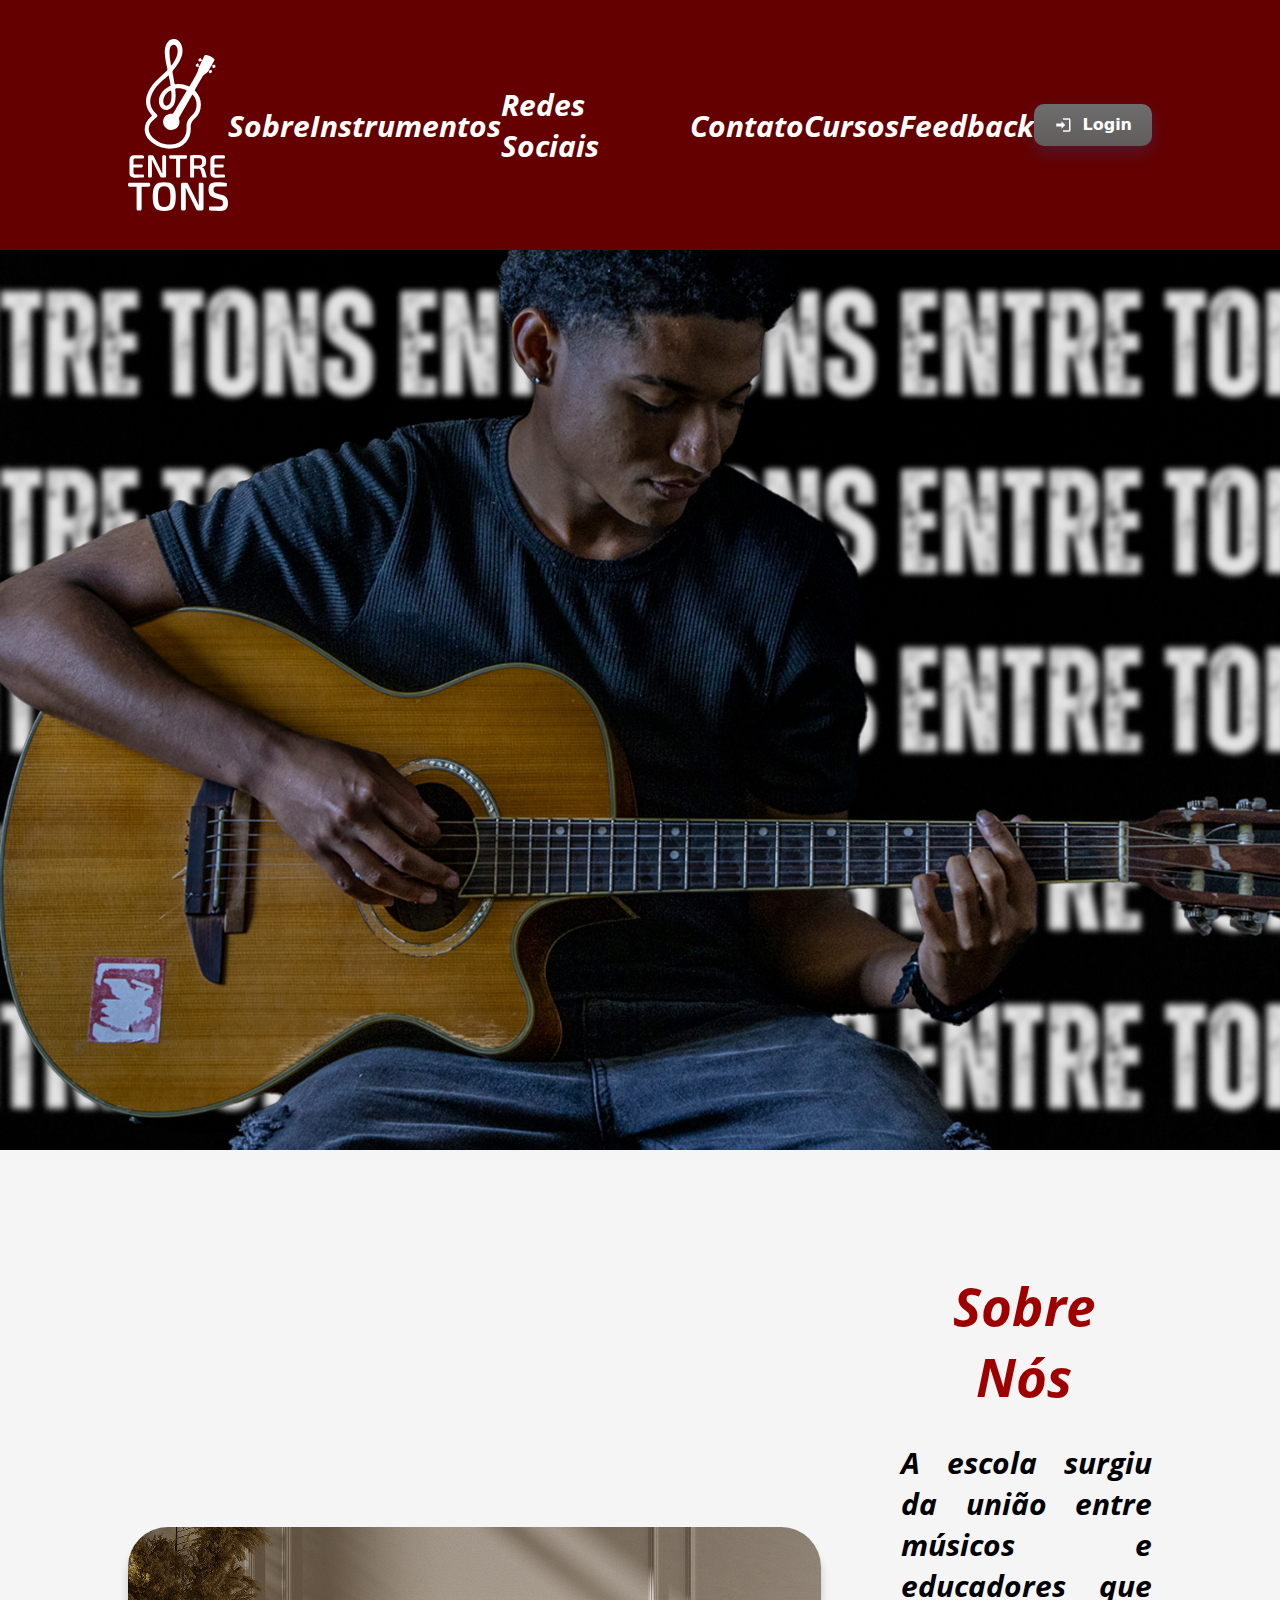
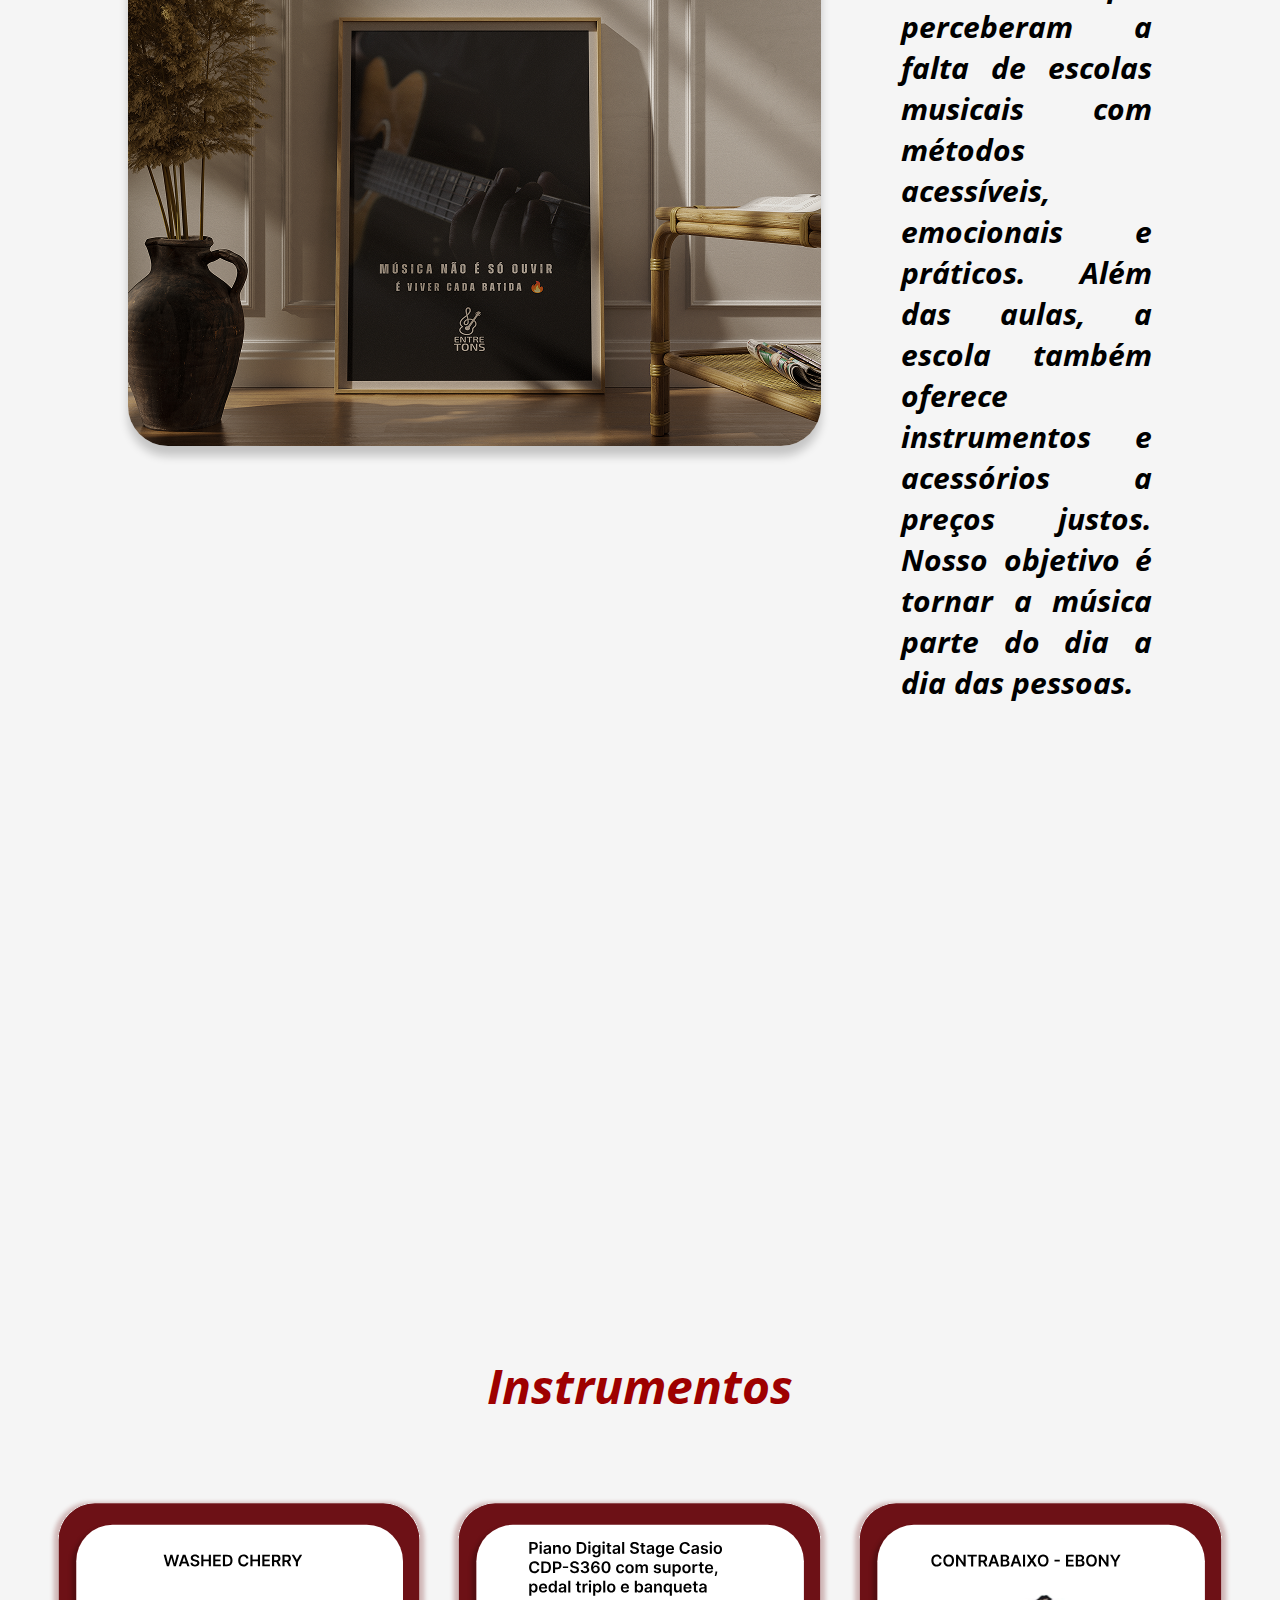
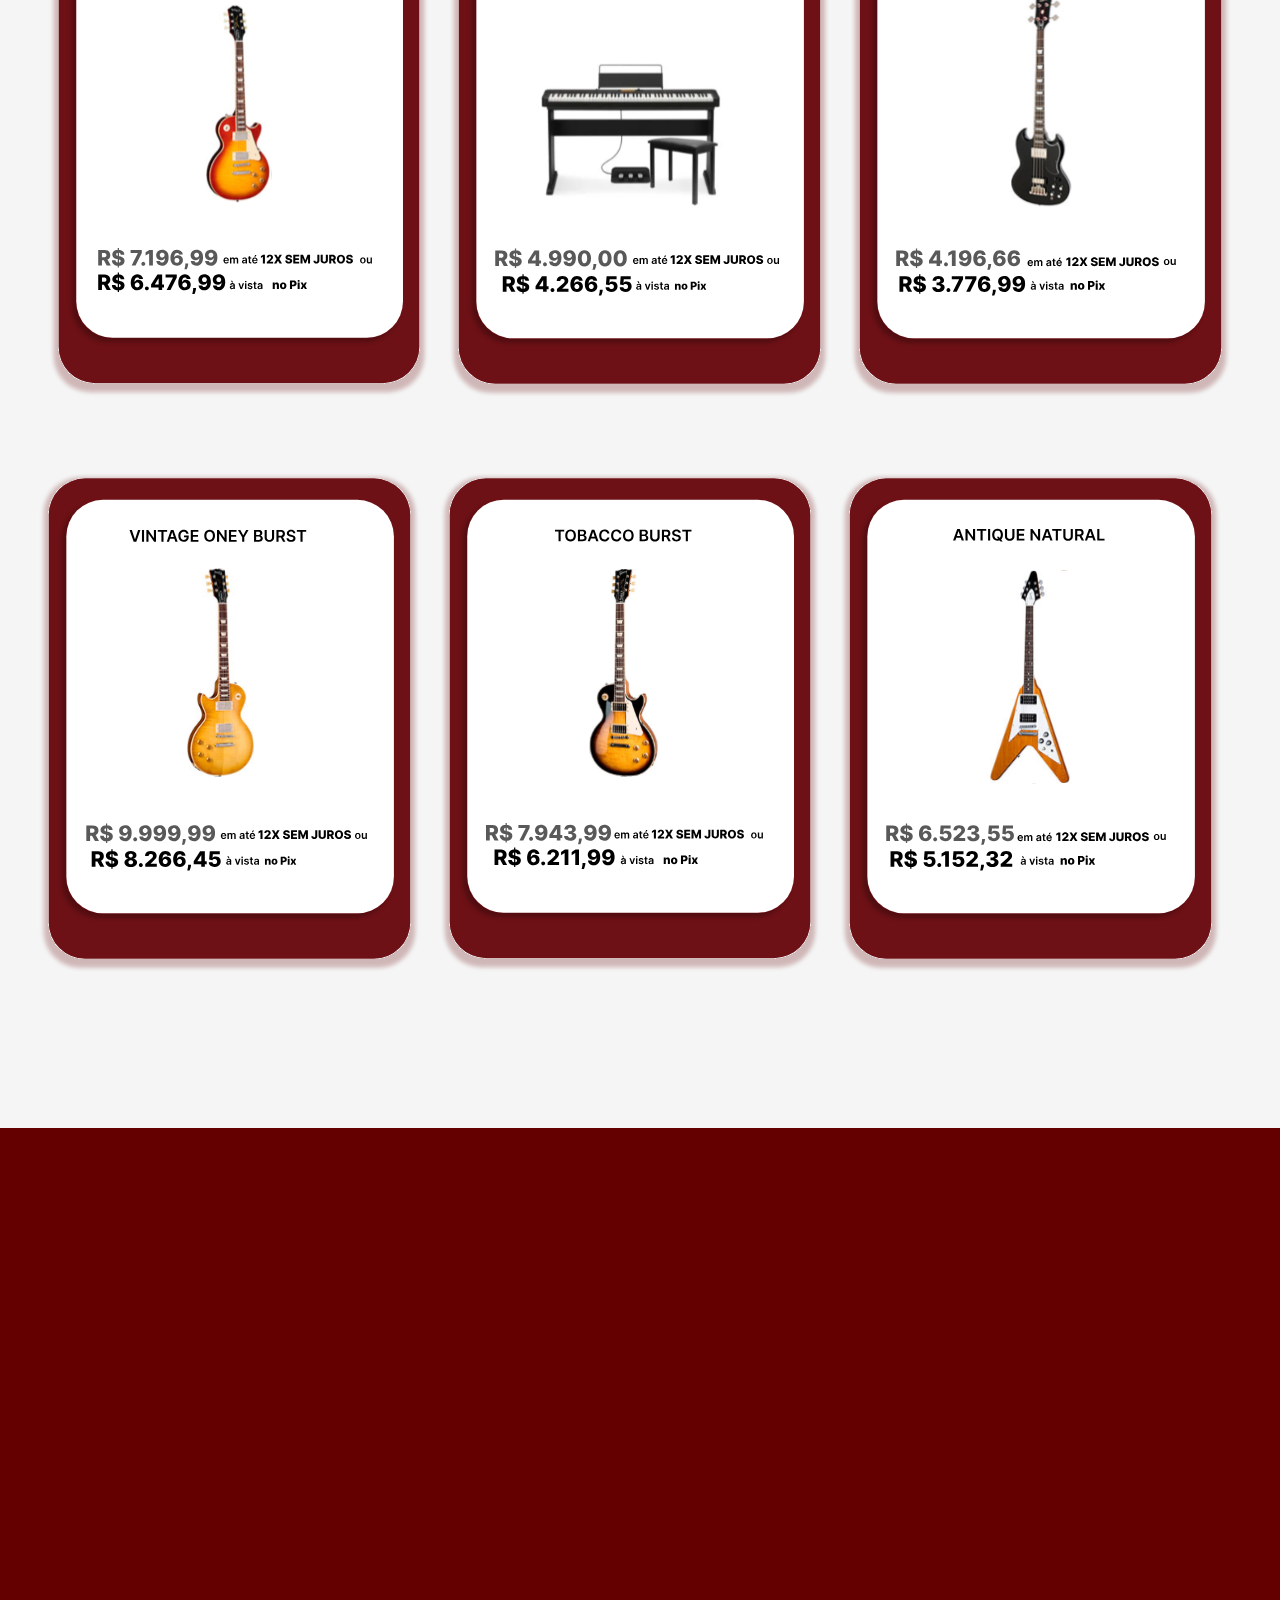
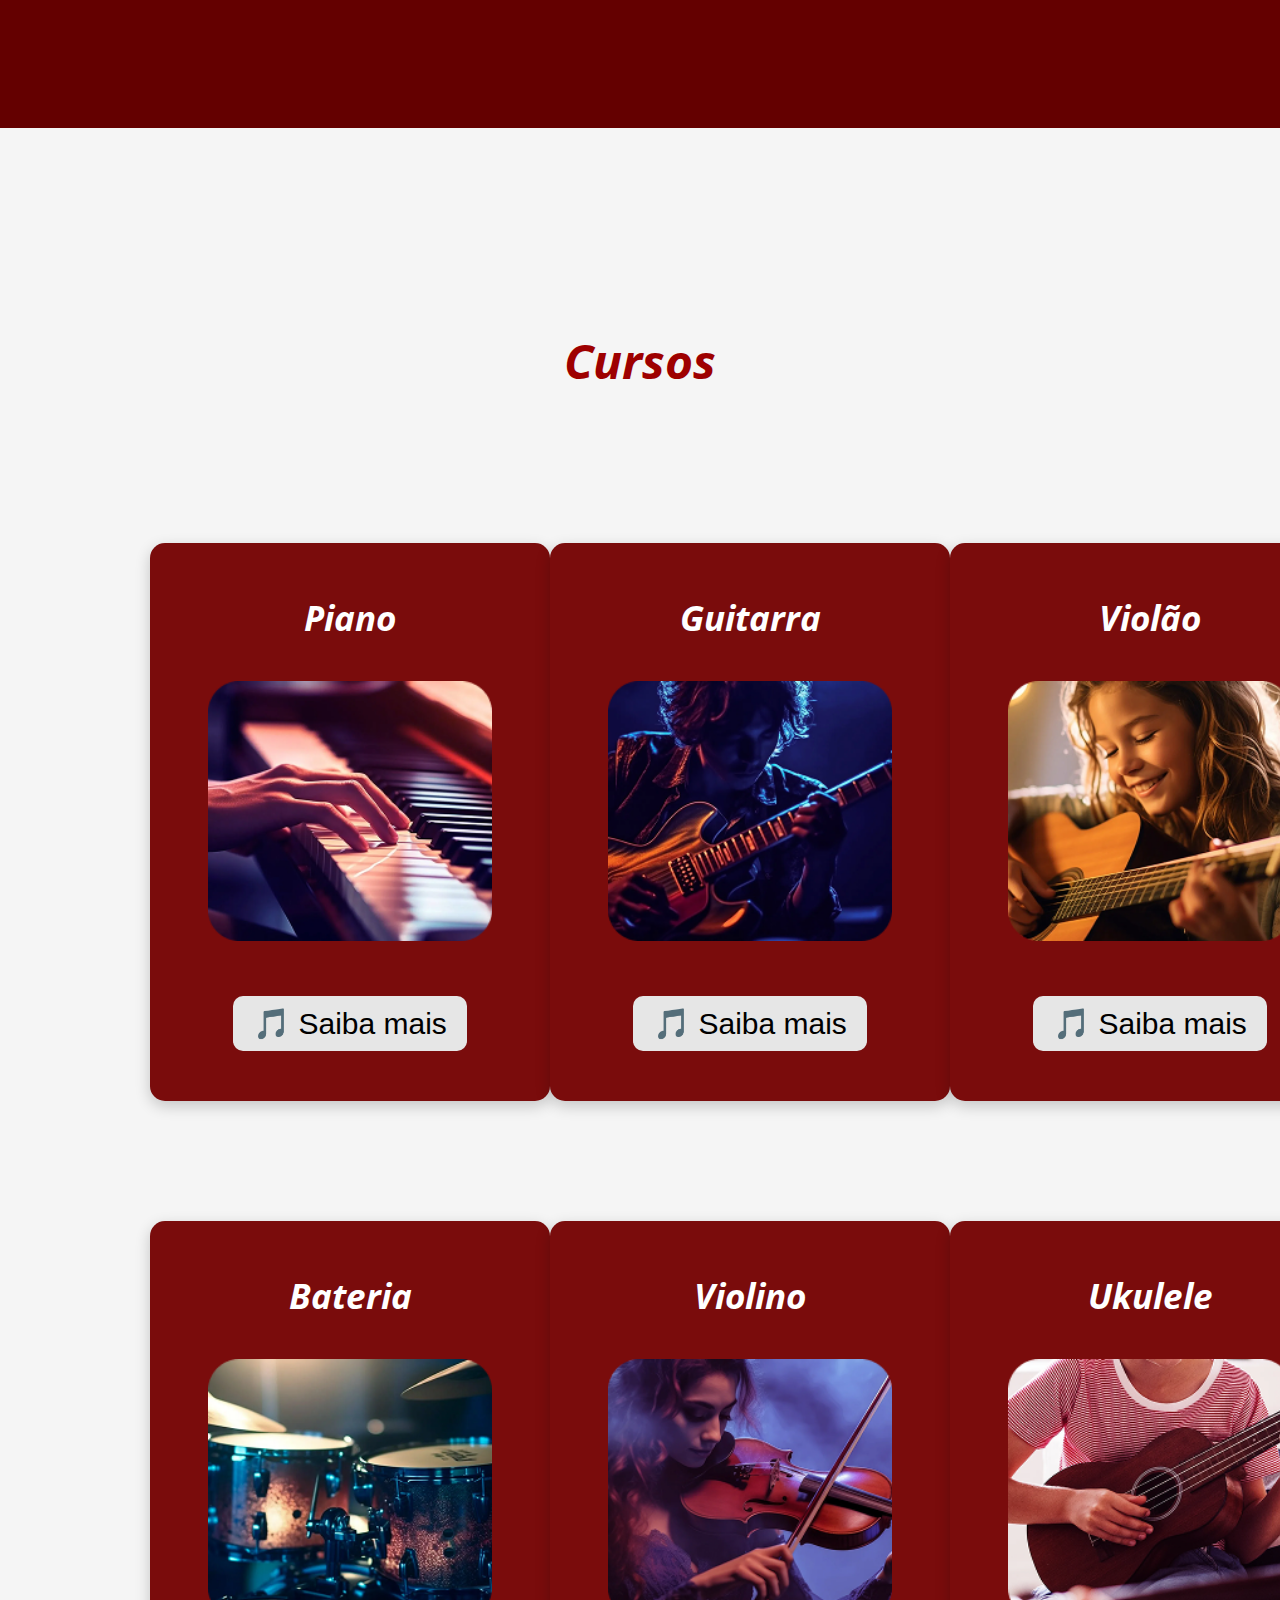
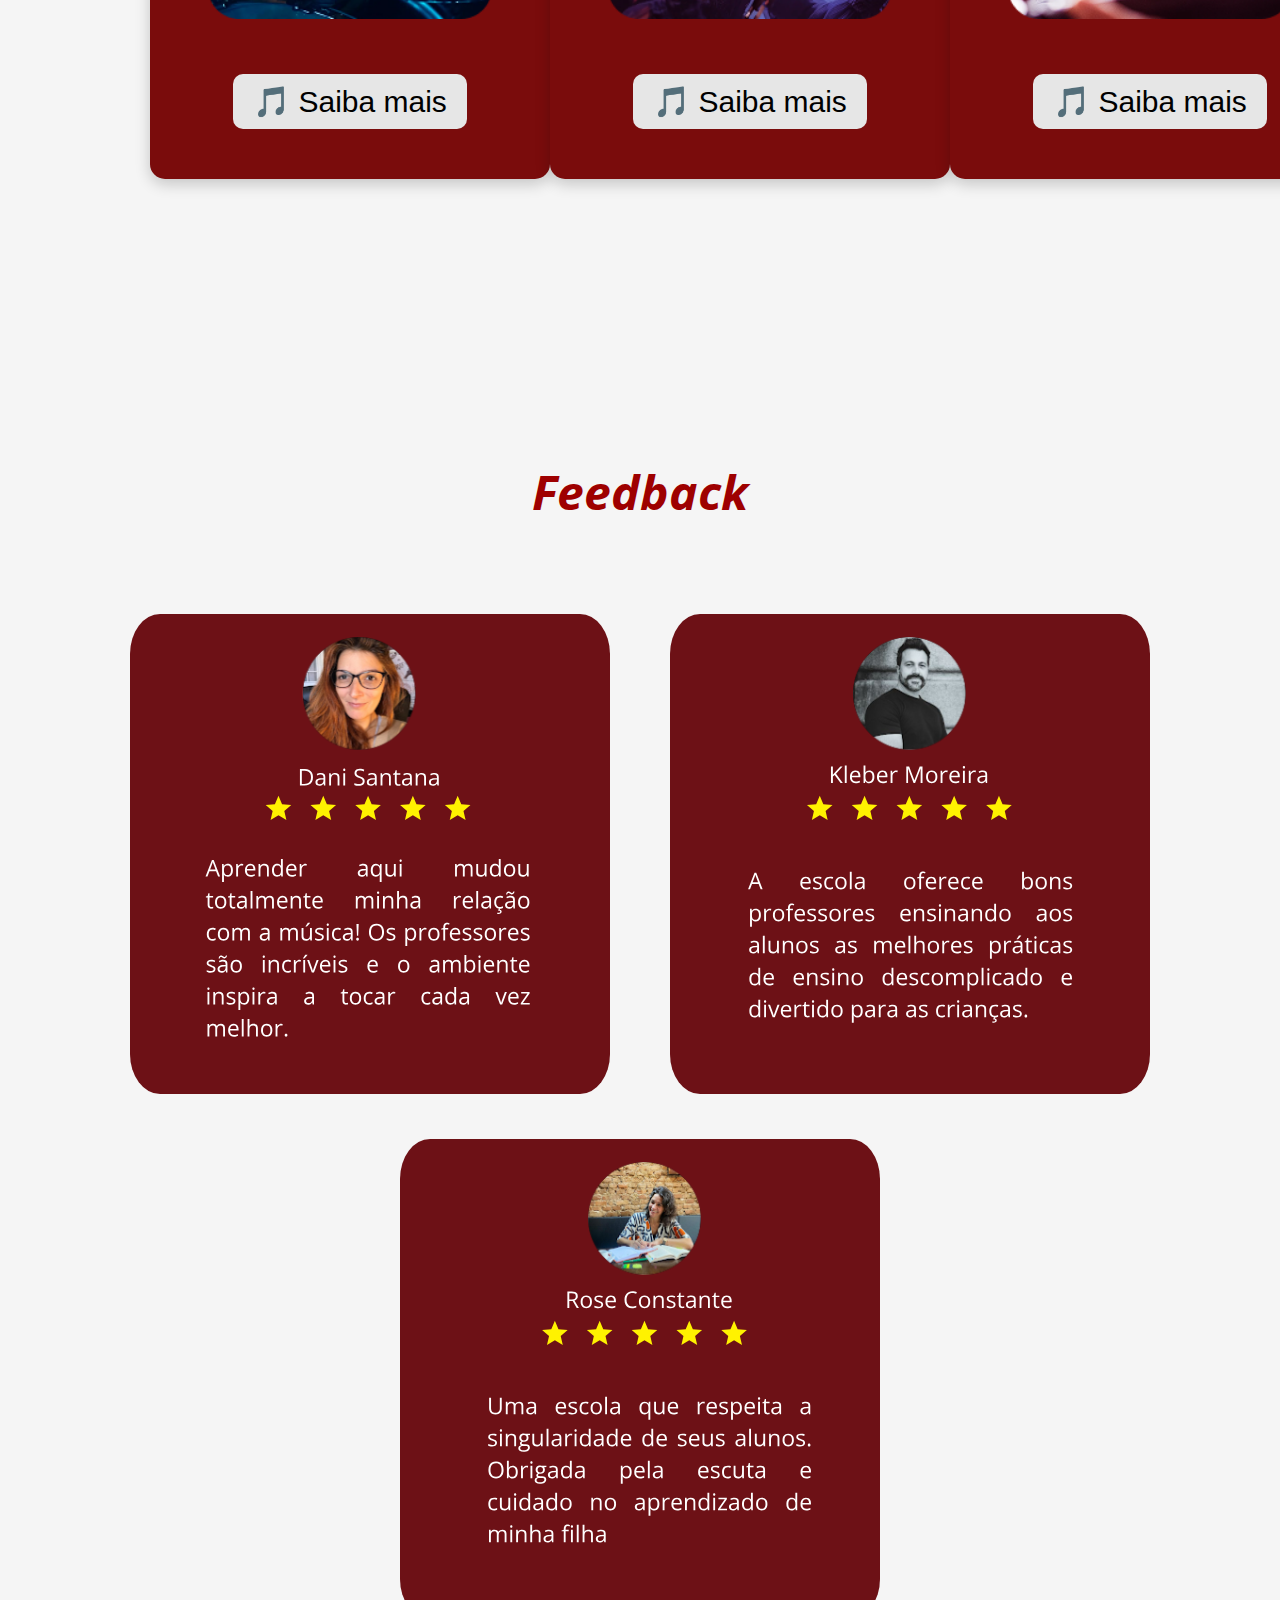
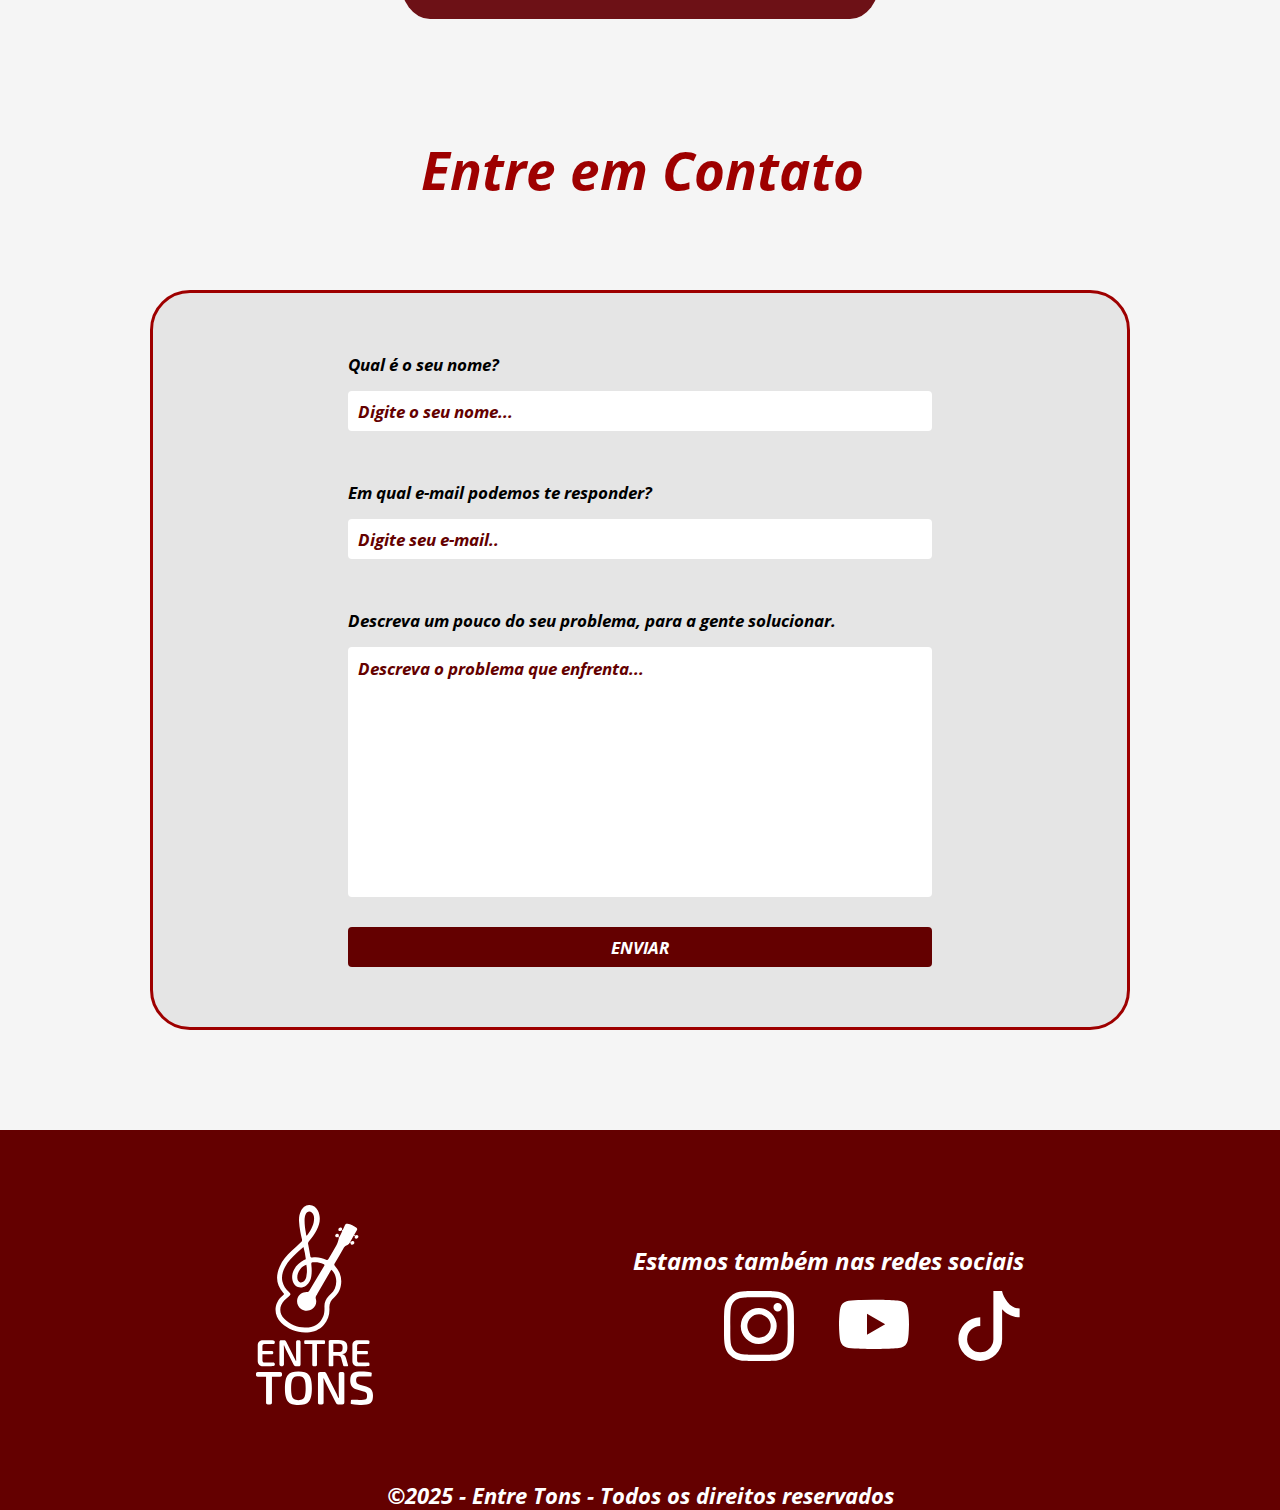
<file: index.html>
<!DOCTYPE html>
<html lang="pt-BR">

<head>
    <!-- Config base -->
    <meta charset="UTF-8">
    <meta name="viewport" content="width=device-width, initial-scale=1.0">
    <title>Entre Tons</title>
    <link rel="Favicon" href="./svg/favcon.svg" type="image/x-icon">

    <link rel="stylesheet" href="style.css">

    <script src="script.js" defer></script>
</head>

<body>
    <main>
        <div id="fundo-red">
            </header>
            <div id="sombra"></div>
            <header class="espaco_lateral">
                <img src="./svg/Camada_1.svg" alt="Logo da Página">

                <nav id="menu" class="menu">
                    <a href="#sobre">Sobre</a>
                    <a href="#instrumentos">Instrumentos</a>
                    <a href="#Redes-Sociais">Redes Sociais</a>
                    <a href="#contato">Contato</a>
                    <a href="#cursos">Cursos</a>
                    <a href="#Feedback">Feedback</a>
                </nav>
                <button id="menu_botao" onclick="abreFechaMenu()">

                    <svg id="icone-barras" xmlns="http://www.w3.org/2000/svg"
                        viewBox="0 0 640 640"><!--!Font Awesome Free v7.1.0 by @fontawesome - https://fontawesome.com License - https://fontawesome.com/license/free Copyright 2025 Fonticons, Inc.-->
                        <path
                            d="M96 160C96 142.3 110.3 128 128 128L512 128C529.7 128 544 142.3 544 160C544 177.7 529.7 192 512 192L128 192C110.3 192 96 177.7 96 160zM96 320C96 302.3 110.3 288 128 288L512 288C529.7 288 544 302.3 544 320C544 337.7 529.7 352 512 352L128 352C110.3 352 96 337.7 96 320zM544 480C544 497.7 529.7 512 512 512L128 512C110.3 512 96 497.7 96 480C96 462.3 110.3 448 128 448L512 448C529.7 448 544 462.3 544 480z" />
                    </svg>

                    <svg id="icone-x" xmlns="http://www.w3.org/2000/svg"
                        viewBox="0 0 640 640"><!--!Font Awesome Pro v7.1.0 by @fontawesome - https://fontawesome.com License - https://fontawesome.com/license (Commercial License) Copyright 2025 Fonticons, Inc.-->
                        <path
                            d="M504.6 148.5C515.9 134.9 514.1 114.7 500.5 103.4C486.9 92.1 466.7 93.9 455.4 107.5L320 270L184.6 107.5C173.3 93.9 153.1 92.1 139.5 103.4C125.9 114.7 124.1 134.9 135.4 148.5L278.3 320L135.4 491.5C124.1 505.1 125.9 525.3 139.5 536.6C153.1 547.9 173.3 546.1 184.6 532.5L320 370L455.4 532.5C466.7 546.1 486.9 547.9 500.5 536.6C514.1 525.3 515.9 505.1 504.6 491.5L361.7 320L504.6 148.5z" />
                    </svg>

                </button>
                <section>
                    <a href="Login.html" target="_blank">
                        <button class="btn btn-login" aria-label="Entrar na conta">
                            <!-- ícone de login (SVG inline) -->
                            <svg class="btn-icon" viewBox="0 0 24 24" width="18" height="18" aria-hidden="true"
                                focusable="false">
                                <path
                                    d="M10 17l5-5-5-5v3H3v4h7v3zM20 3h-8v2h8v14h-8v2h8c1.1 0 2-.9 2-2V5c0-1.1-.9-2-2-2z"
                                    fill="currentColor" />
                            </svg>
                            Login
                        </button>
                    </a>
                </section>





            </header>
        </div>
        <div id="banner"></div>


        <section id="sobre" class="espaco_lateral">
            <img src="./img/mackeup2 1.png" alt="Foto">

            <div class="conteudo-sobre" style="width: auto;">

                <div class="titulo">
                    <h2>Sobre Nós</h2>
                </div>

                <p>A escola surgiu da união entre músicos e educadores que perceberam a falta
                    de escolas musicais com métodos acessíveis, emocionais e práticos. Além das aulas,
                    a escola também oferece instrumentos e acessórios a preços justos.
                    Nosso objetivo é tornar a música parte do dia a dia das pessoas.
                </p>
            </div>


        </section>

        <section id="parallax"></section>

        <div id="instrumentos" class="container">
            <section id="Instrumentos"></section>
            <h1 class="title">Instrumentos</h1>
            <div class="cards">
                <div class="card">
                    <img src="./svg/Component 13.svg" alt="Instrumento">
                </div>
                <div class="card">
                    <img src="./svg/Component 14.svg" alt="Instrumento">
                </div>
                <div class="card">
                    <img src="./svg/Component 15.svg" alt="Instrumento">
                </div>
            </div>
            <div class="container2">
                <section id="Instrumentos2"></section>
                <div class="cards1">
                    <div class="card2">
                        <img src="./svg/guitarra1.svg" alt="Instrumento">
                    </div>
                    <div class="card2">
                        <img src="./svg/guitarra2.svg" alt="Instrumento">
                    </div>
                    <div class="card2">
                        <img src="./svg/guitarra3.svg" alt="Instrumento">
                    </div>

                    <div class="carrosel">
                        <div class="container" id="svg">

                        </div>
                    </div>
                </div>
            </div>
        </div>

        <div class="Banner2">
            <img src="./img/Rectangle 63.jpg" alt="Retangulo">
        </div>
        <section id="cursos">
            <h1 class="title2">Cursos</h1>

            <div class="container3">
                <div class="card3">
                    <h3>Piano</h3>
                    <img src="./img/sss 1.png" alt="Curso de Piano">
                    <button class="saiba-mais">🎵 Saiba mais</button>
                </div>

                <div class="card3">
                    <h3>Guitarra</h3>
                    <img src="./img/image 1.png" alt="Curso de Guitarra">
                    <button class="saiba-mais">🎵 Saiba mais</button>
                </div>

                <div class="card3">
                    <h3>Violão</h3>
                    <img src="./img/image 2.png" alt="Curso de Violão">
                    <button class="saiba-mais">🎵 Saiba mais</button>
                </div>

                <div class="card3">
                    <h3>Bateria</h3>
                    <img src="./img/image 3.png" alt="Curso de Bateria">
                    <button class="saiba-mais">🎵 Saiba mais</button>
                </div>

                <div class="card3">
                    <h3>Violino</h3>
                    <img src="./img/image 4.png" alt="Curso de Violino">
                    <button class="saiba-mais">🎵 Saiba mais</button>
                </div>

                <div class="card3">
                    <h3>Ukulele</h3>
                    <img src="./img/image 5.png" alt="Curso de Ukulele">
                    <button class="saiba-mais">🎵 Saiba mais</button>
                </div>

            </div>
        </section>
        <div id="feedback" class="container4">
            <section id="Feedback"></section>
            <h1 class="title3">Feedback</h1>
            <div class="cards4">
                <div class="card4">
                    <img src="./svg/Group 15.svg" alt="Instrumento">
                </div>
                <div class="card4">
                    <img src="./svg/Group 16.svg" alt="Instrumento">
                </div>
                <div class="card4">
                    <img src="./svg/Group 17.svg" alt="Instrumento">
                </div>
            </div>

            <section id="contato" class="contato">
                <section id="Contate-nos"></section>
                <div class="titulo">
                    <h2>Entre em Contato</h2>
                </div>

                <form action="">
                    <div class="campo">
                        <label for="campo-nome">Qual é o seu nome?</label>
                        <input type="text" id="campo-nome" placeholder="Digite o seu nome...">
                    </div>

                    <div class="campo">
                        <label for="campo-email">Em qual e-mail podemos
                            te responder?</label>
                        <input type="email" id="campo-email" placeholder="Digite seu e-mail..">
                    </div>

                    <div class="campo-descricao">
                        <label for="campo-texto">Descreva um pouco do seu problema,
                            para a gente solucionar.
                        </label>
                        <textarea id="campo-texto" placeholder="Descreva o problema que enfrenta..." cols="30"
                            rows="10"></textarea>
                    </div>
                    <button type="submit">Enviar</button>
                </form>
            </section>
            <footer>
                <div id="Redes-Sociais" class="container-gridR">
                    <img src="./svg/Camada_1.svg" alt="Logo da Entre Tons">
                    <section id="Redes-Sociais"></section>
                    <div id="Direito-Autoral">
                    </div>
                    <div class="redes-sociais">
                        <p>Estamos também nas redes sociais</p>

                        <div class="icones-redes">
                            <a href="https://www.instagram.com/entretons.co/?igsh=dWczNmMxdzVienh0#">
                                <svg xmlns="http://www.w3.org/2000/svg" fill="currentColor" class="bi bi-instagram"
                                    viewBox="0 0 16 16">
                                    <path
                                        d="M8 0C5.829 0 5.556.01 4.703.048 3.85.088 3.269.222 2.76.42a3.9 3.9 0 0 0-1.417.923A3.9 3.9 0 0 0 .42 2.76C.222 3.268.087 3.85.048 4.7.01 5.555 0 5.827 0 8.001c0 2.172.01 2.444.048 3.297.04.852.174 1.433.372 1.942.205.526.478.972.923 1.417.444.445.89.719 1.416.923.51.198 1.09.333 1.942.372C5.555 15.99 5.827 16 8 16s2.444-.01 3.298-.048c.851-.04 1.434-.174 1.943-.372a3.9 3.9 0 0 0 1.416-.923c.445-.445.718-.891.923-1.417.197-.509.332-1.09.372-1.942C15.99 10.445 16 10.173 16 8s-.01-2.445-.048-3.299c-.04-.851-.175-1.433-.372-1.941a3.9 3.9 0 0 0-.923-1.417A3.9 3.9 0 0 0 13.24.42c-.51-.198-1.092-.333-1.943-.372C10.443.01 10.172 0 7.998 0zm-.717 1.442h.718c2.136 0 2.389.007 3.232.046.78.035 1.204.166 1.486.275.373.145.64.319.92.599s.453.546.598.92c.11.281.24.705.275 1.485.039.843.047 1.096.047 3.231s-.008 2.389-.047 3.232c-.035.78-.166 1.203-.275 1.485a2.5 2.5 0 0 1-.599.919c-.28.28-.546.453-.92.598-.28.11-.704.24-1.485.276-.843.038-1.096.047-3.232.047s-2.39-.009-3.233-.047c-.78-.036-1.203-.166-1.485-.276a2.5 2.5 0 0 1-.92-.598 2.5 2.5 0 0 1-.6-.92c-.109-.281-.24-.705-.275-1.485-.038-.843-.046-1.096-.046-3.233s.008-2.388.046-3.231c.036-.78.166-1.204.276-1.486.145-.373.319-.64.599-.92s.546-.453.92-.598c.282-.11.705-.24 1.485-.276.738-.034 1.024-.044 2.515-.045zm4.988 1.328a.96.96 0 1 0 0 1.92.96.96 0 0 0 0-1.92m-4.27 1.122a4.109 4.109 0 1 0 0 8.217 4.109 4.109 0 0 0 0-8.217m0 1.441a2.667 2.667 0 1 1 0 5.334 2.667 2.667 0 0 1 0-5.334" />
                                </svg>
                            </a>
                            <a href="https://www.youtube.com/@ENTRETONS-S">
                                <svg xmlns="http://www.w3.org/2000/svg" fill="currentColor" class="bi bi-youtube"
                                    viewBox="0 0 16 16">
                                    <path
                                        d="M8.051 1.999h.089c.822.003 4.987.033 6.11.335a2.01 2.01 0 0 1 1.415 1.42c.101.38.172.883.22 1.402l.01.104.022.26.008.104c.065.914.073 1.77.074 1.957v.075c-.001.194-.01 1.108-.082 2.06l-.008.105-.009.104c-.05.572-.124 1.14-.235 1.558a2.01 2.01 0 0 1-1.415 1.42c-1.16.312-5.569.334-6.18.335h-.142c-.309 0-1.587-.006-2.927-.052l-.17-.006-.087-.004-.171-.007-.171-.007c-1.11-.049-2.167-.128-2.654-.26a2.01 2.01 0 0 1-1.415-1.419c-.111-.417-.185-.986-.235-1.558L.09 9.82l-.008-.104A31 31 0 0 1 0 7.68v-.123c.002-.215.01-.958.064-1.778l.007-.103.003-.052.008-.104.022-.26.01-.104c.048-.519.119-1.023.22-1.402a2.01 2.01 0 0 1 1.415-1.42c.487-.13 1.544-.21 2.654-.26l.17-.007.172-.006.086-.003.171-.007A100 100 0 0 1 7.858 2zM6.4 5.209v4.818l4.157-2.408z" />
                                </svg>
                            </a>
                            <a href="https://www.tiktok.com/@entretons8?_r=1&_t=ZS-91Mo469v8zP">
                                <svg xmlns="http://www.w3.org/2000/svg" fill="currentColor" class="bi bi-tiktok"
                                    viewBox="0 0 16 16">
                                    <path
                                        d="M9 0h1.98c.144.715.54 1.617 1.235 2.512C12.895 3.389 13.797 4 15 4v2c-1.753 0-3.07-.814-4-1.829V11a5 5 0 1 1-5-5v2a3 3 0 1 0 3 3z" />
                                </svg>
                            </a>

                        </div>
                    </div>
                </div>
                <p class="Direitos">©2025 - Entre Tons - Todos os direitos reservados</p>
            </footer>

    </main>

</body>

</html>
</file>
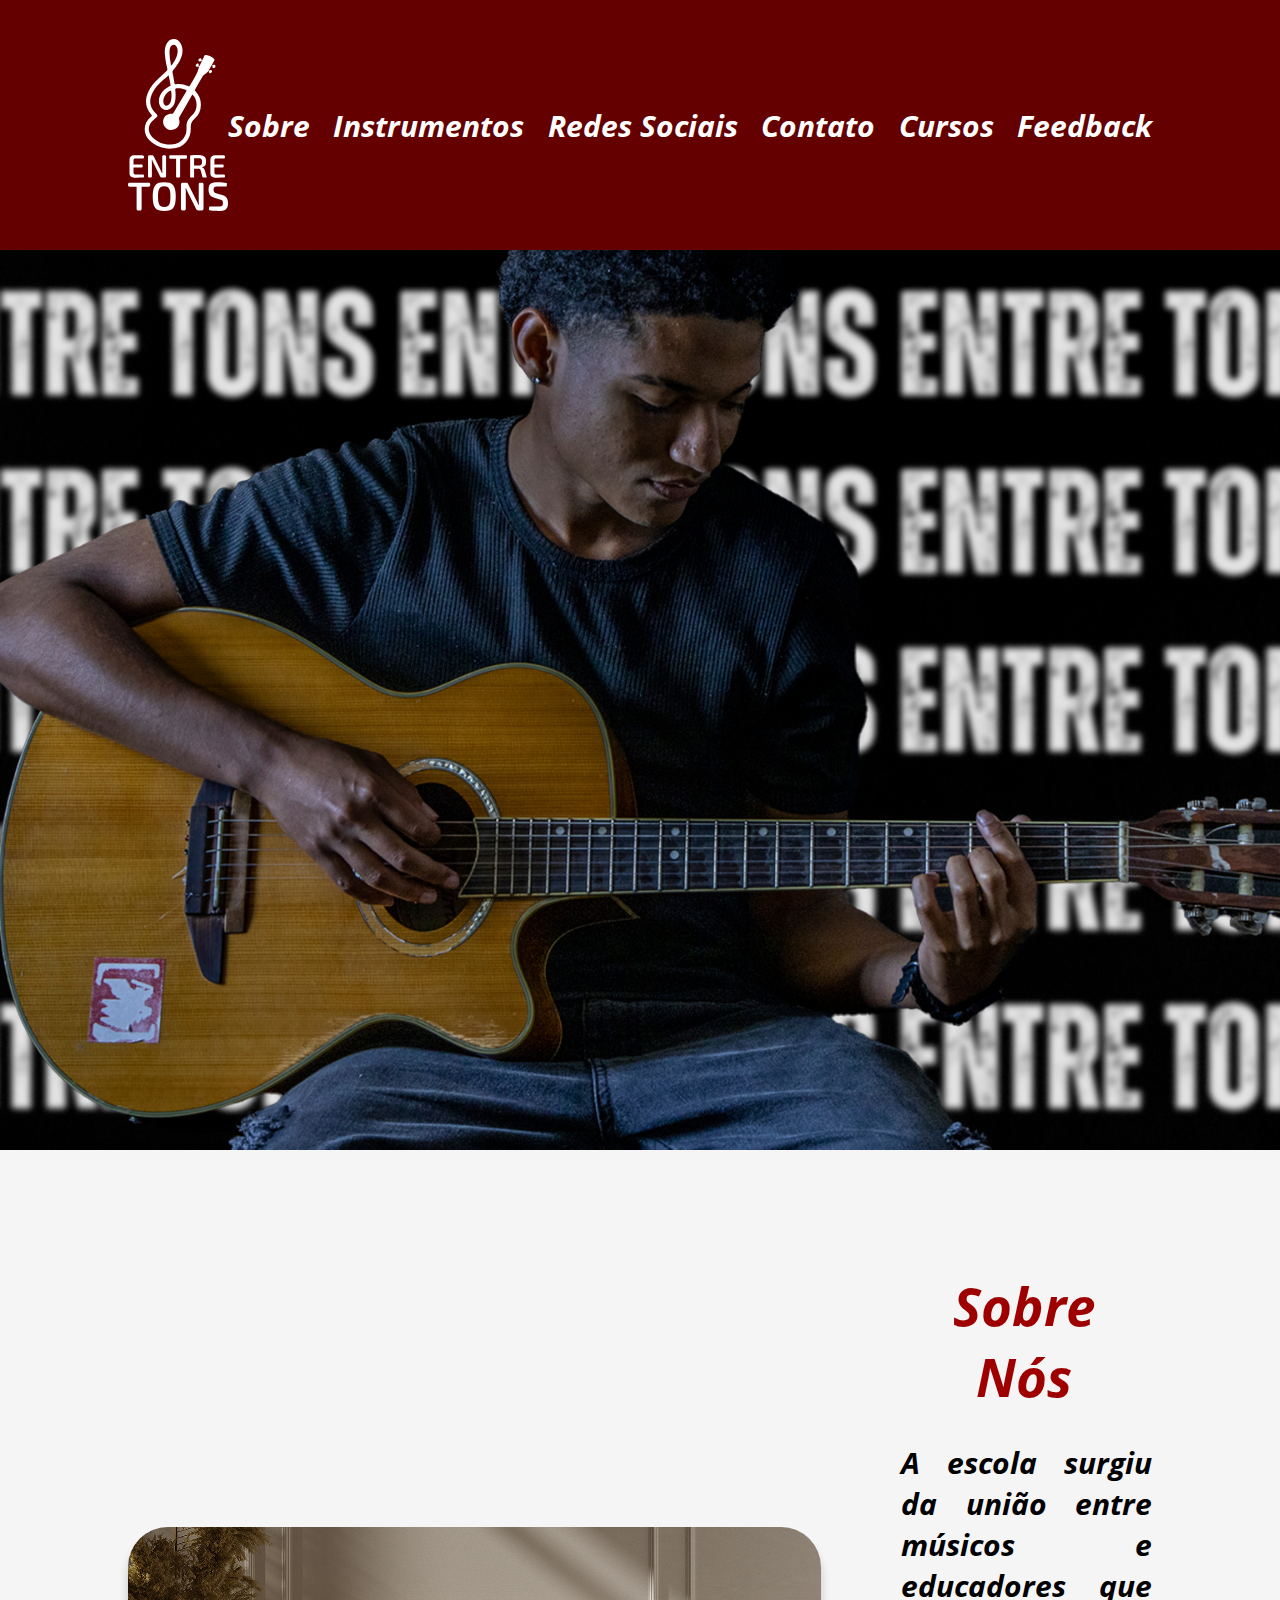
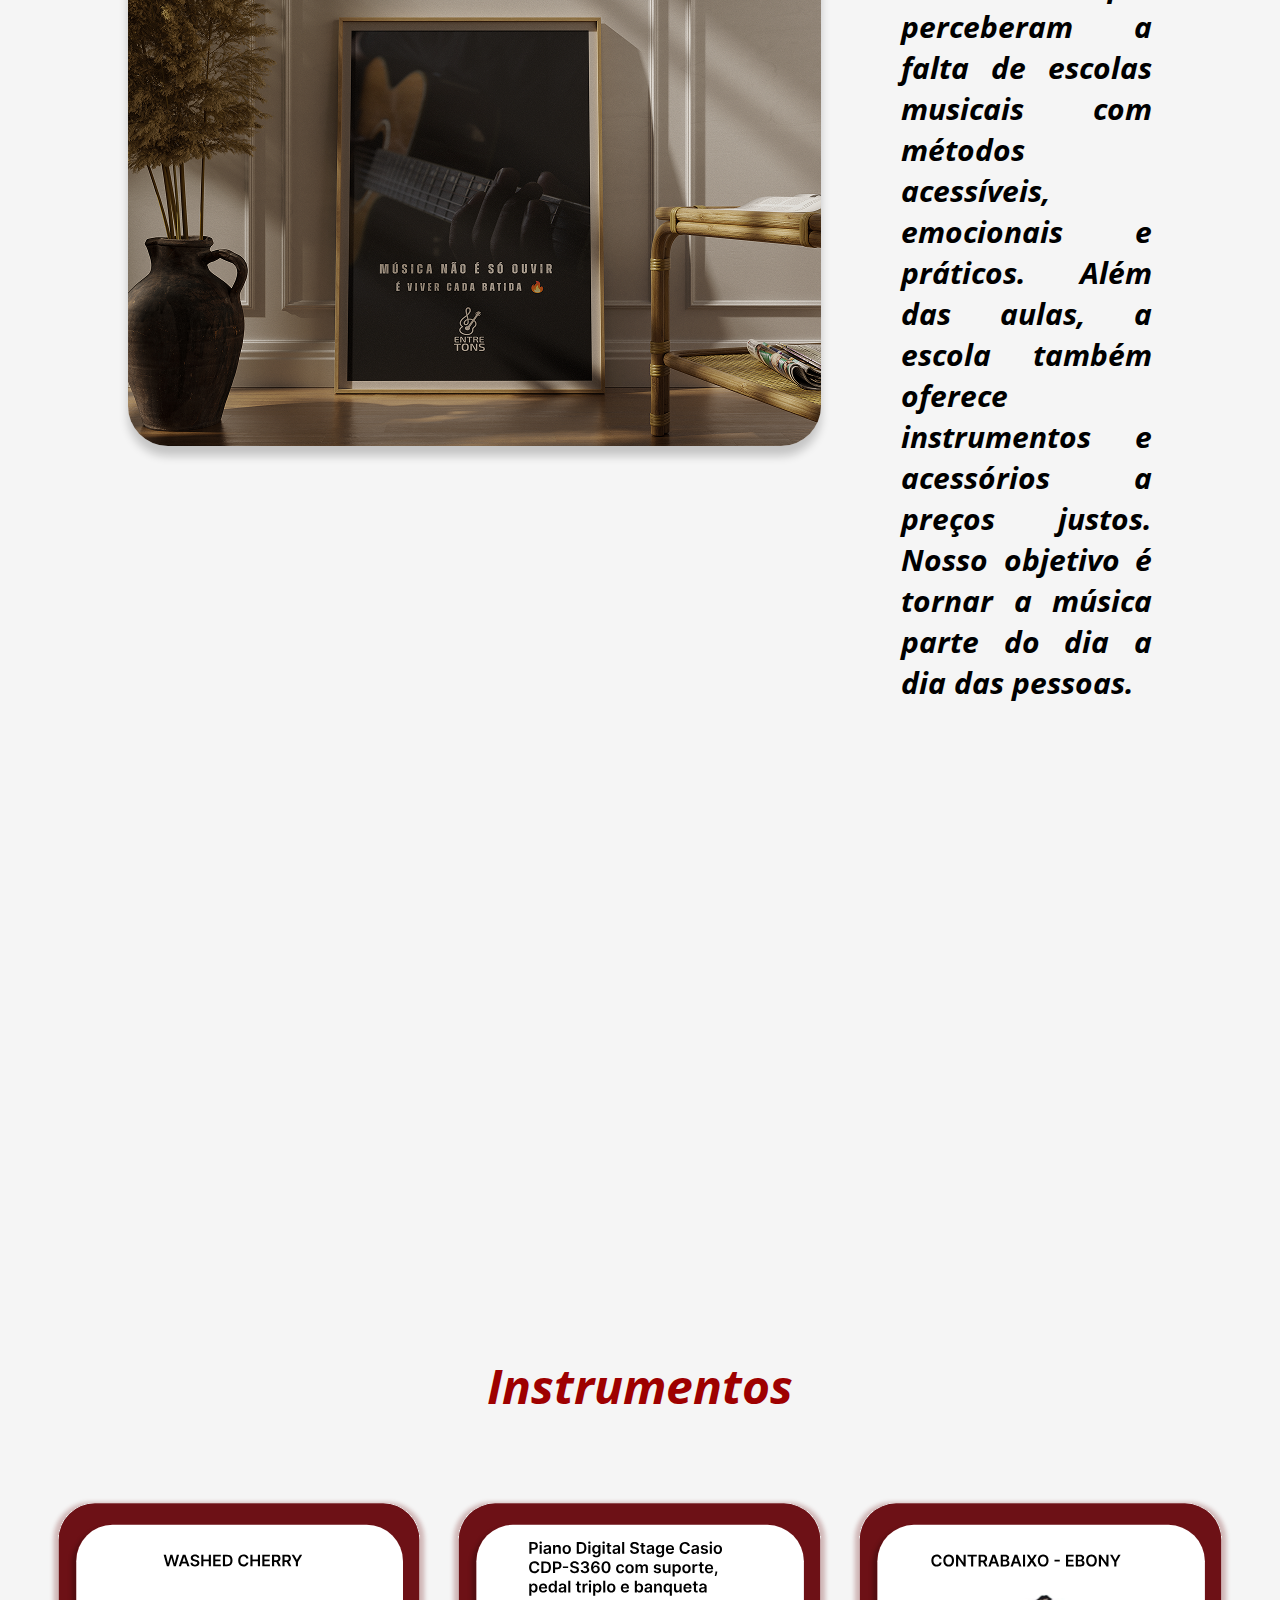
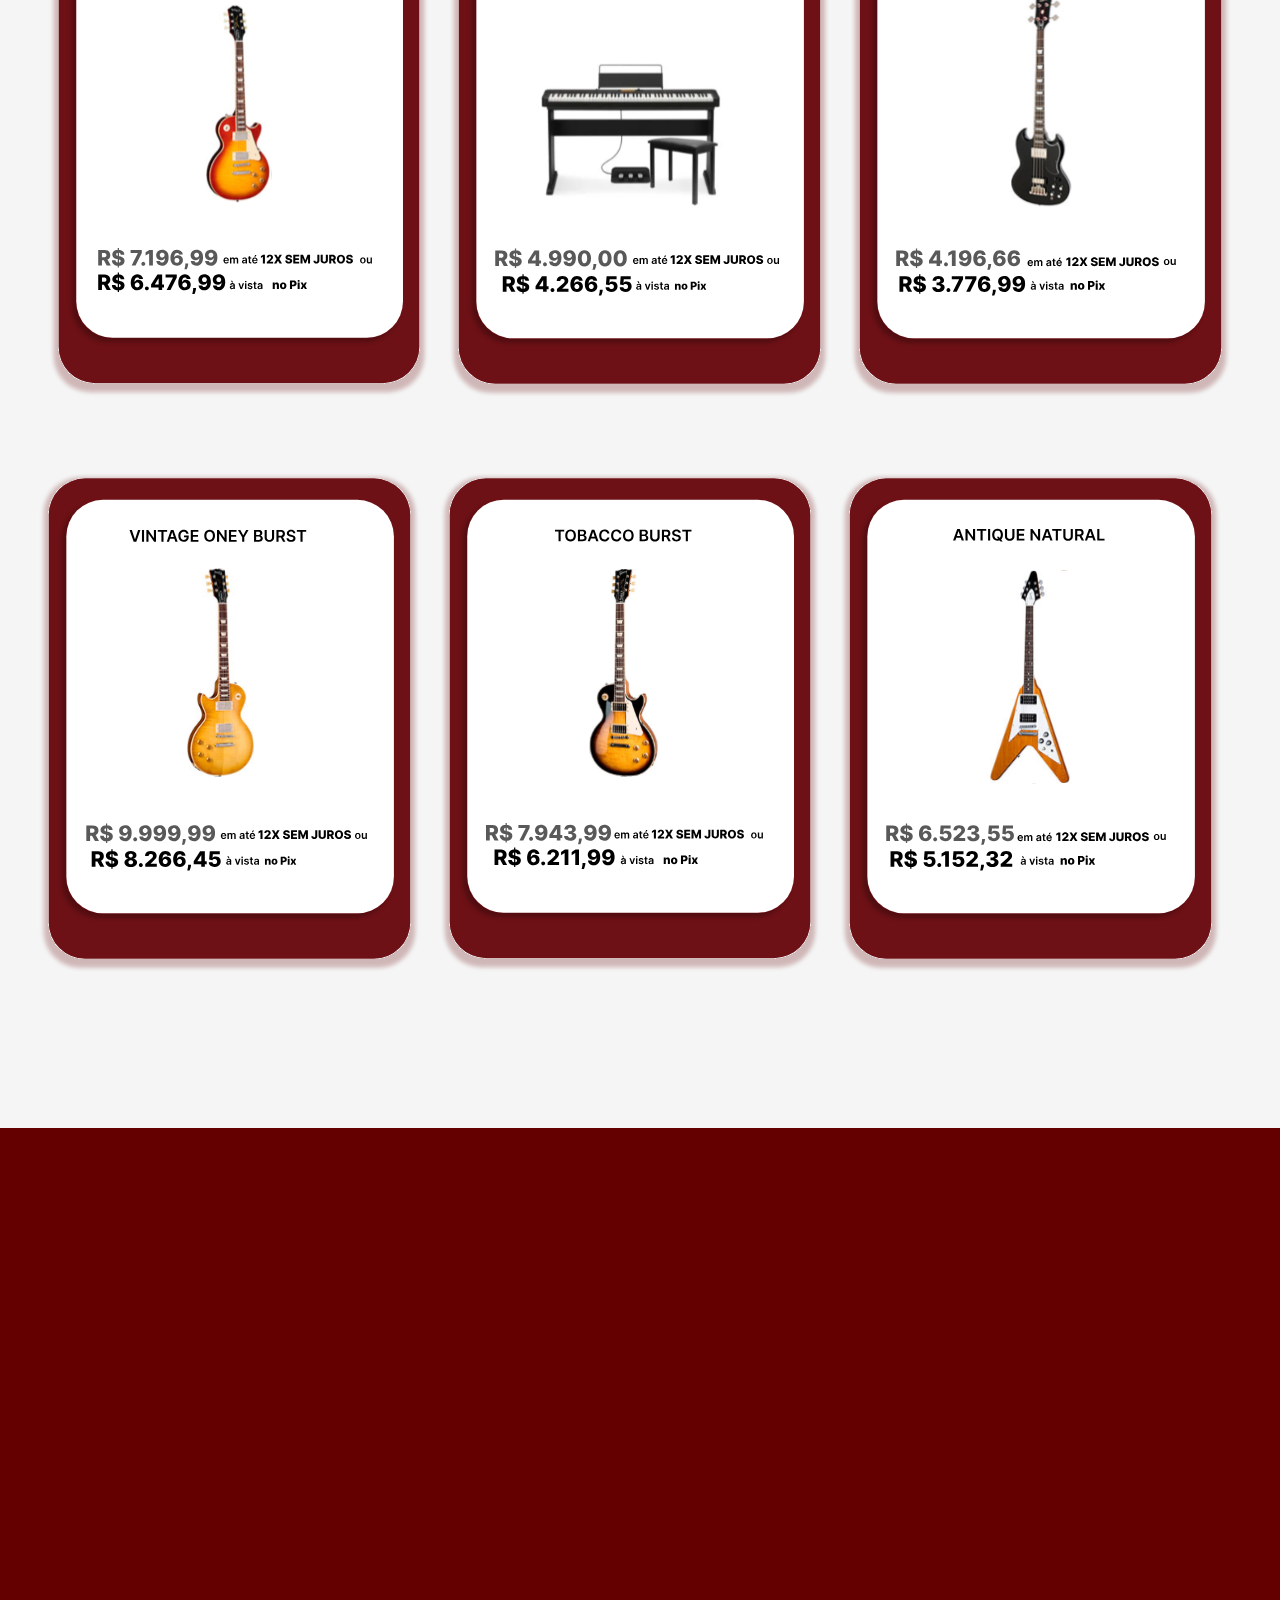
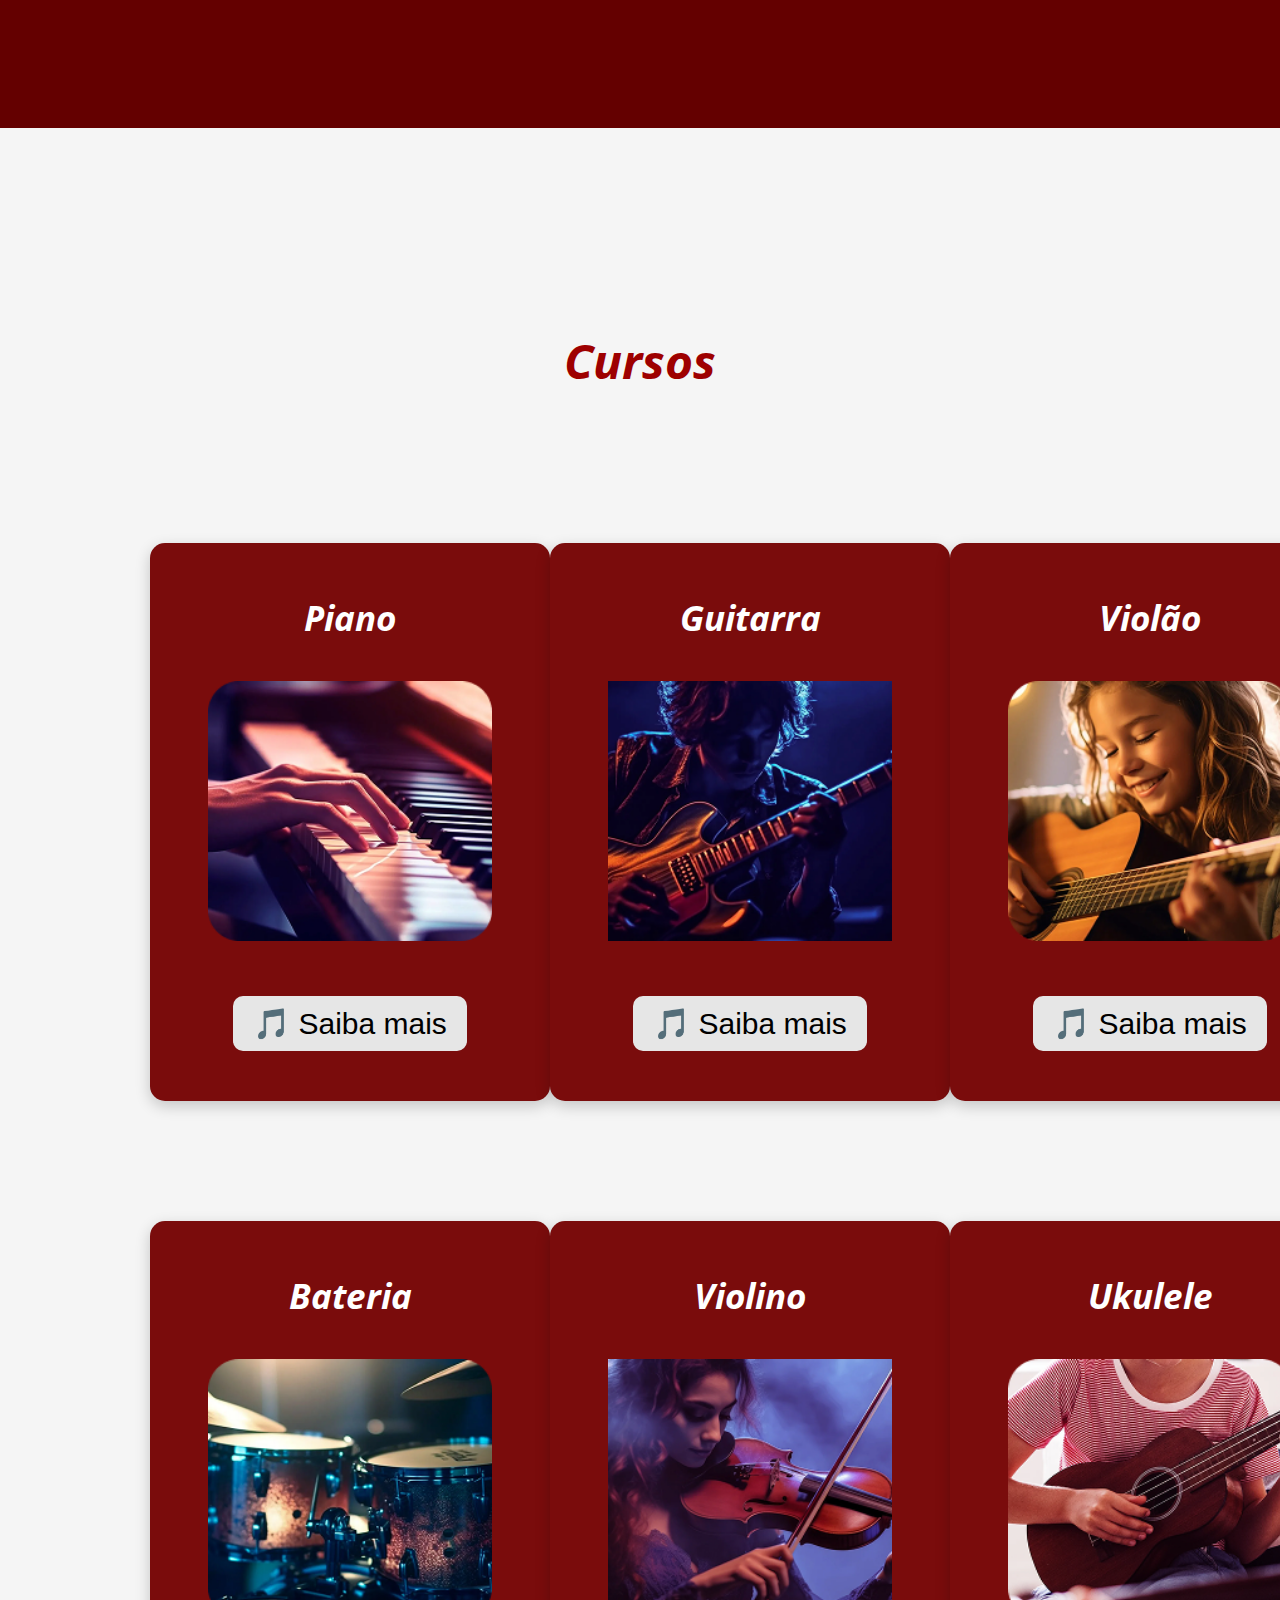
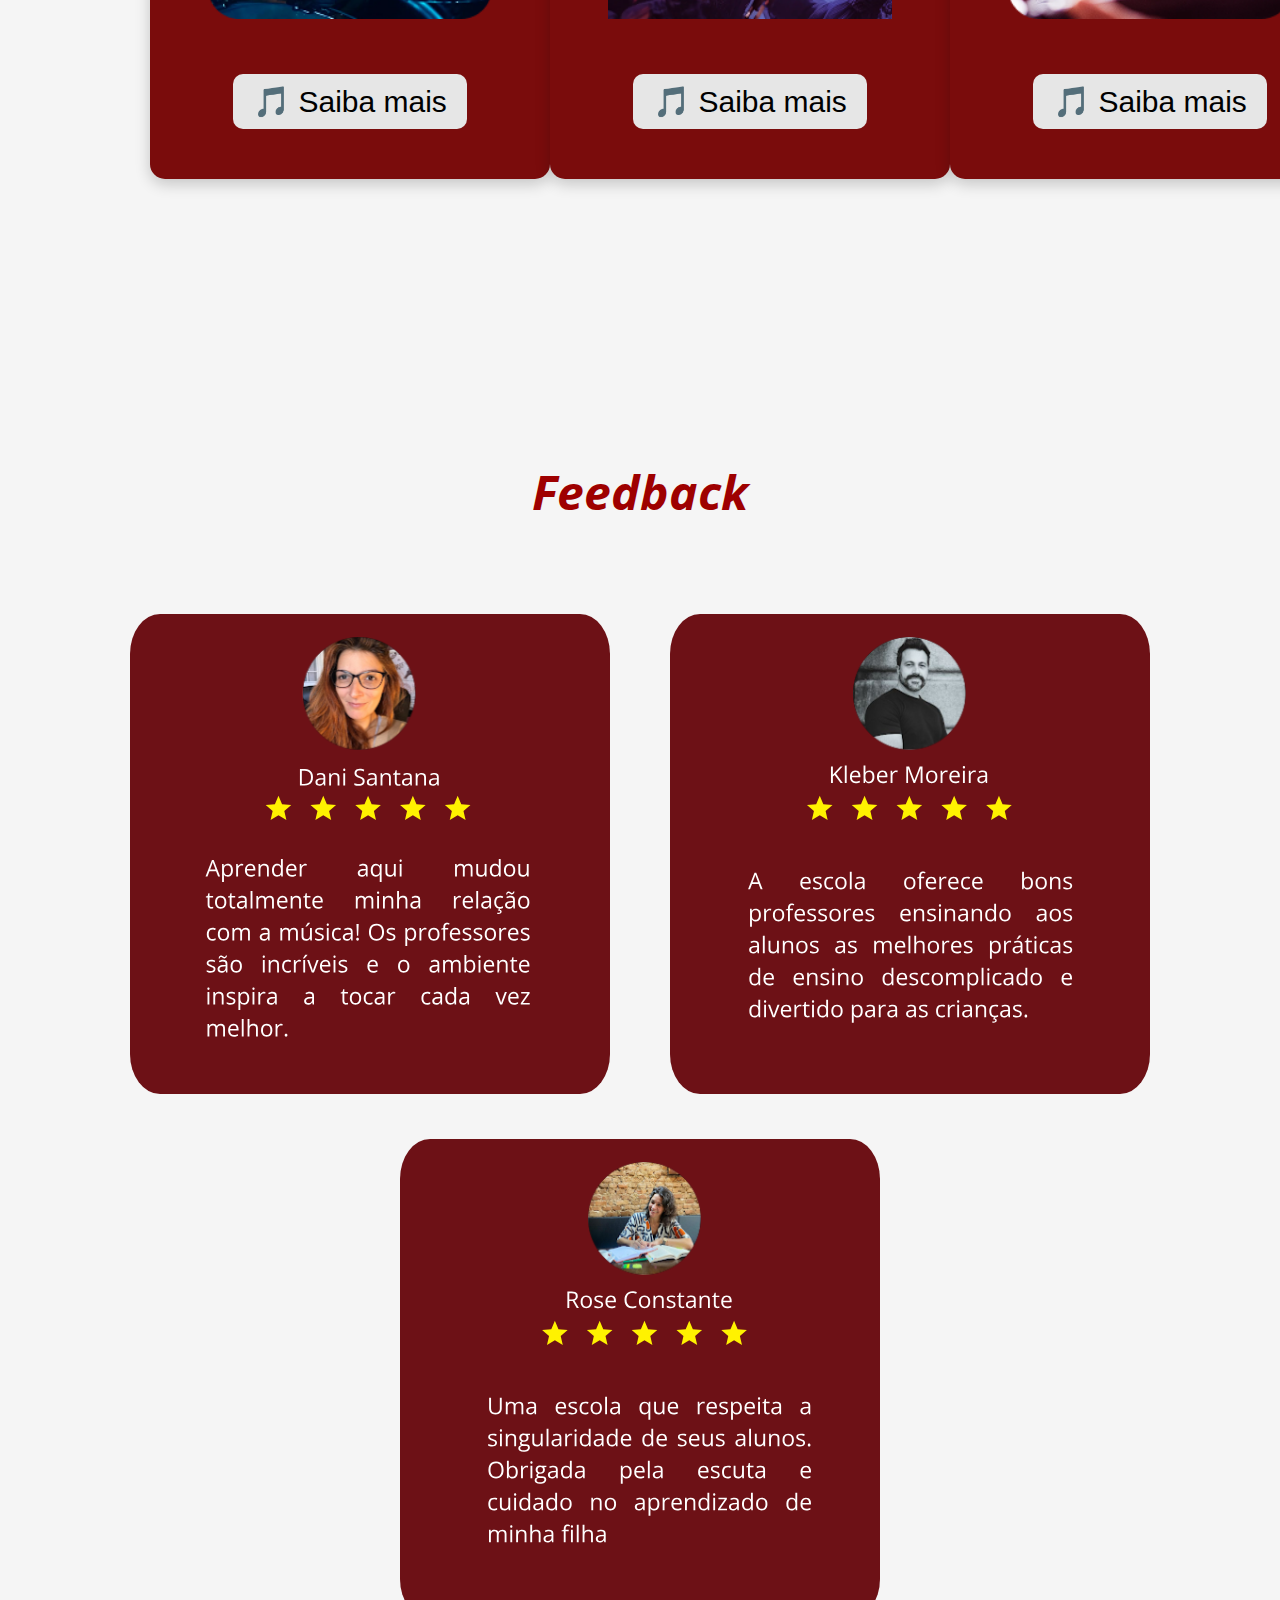
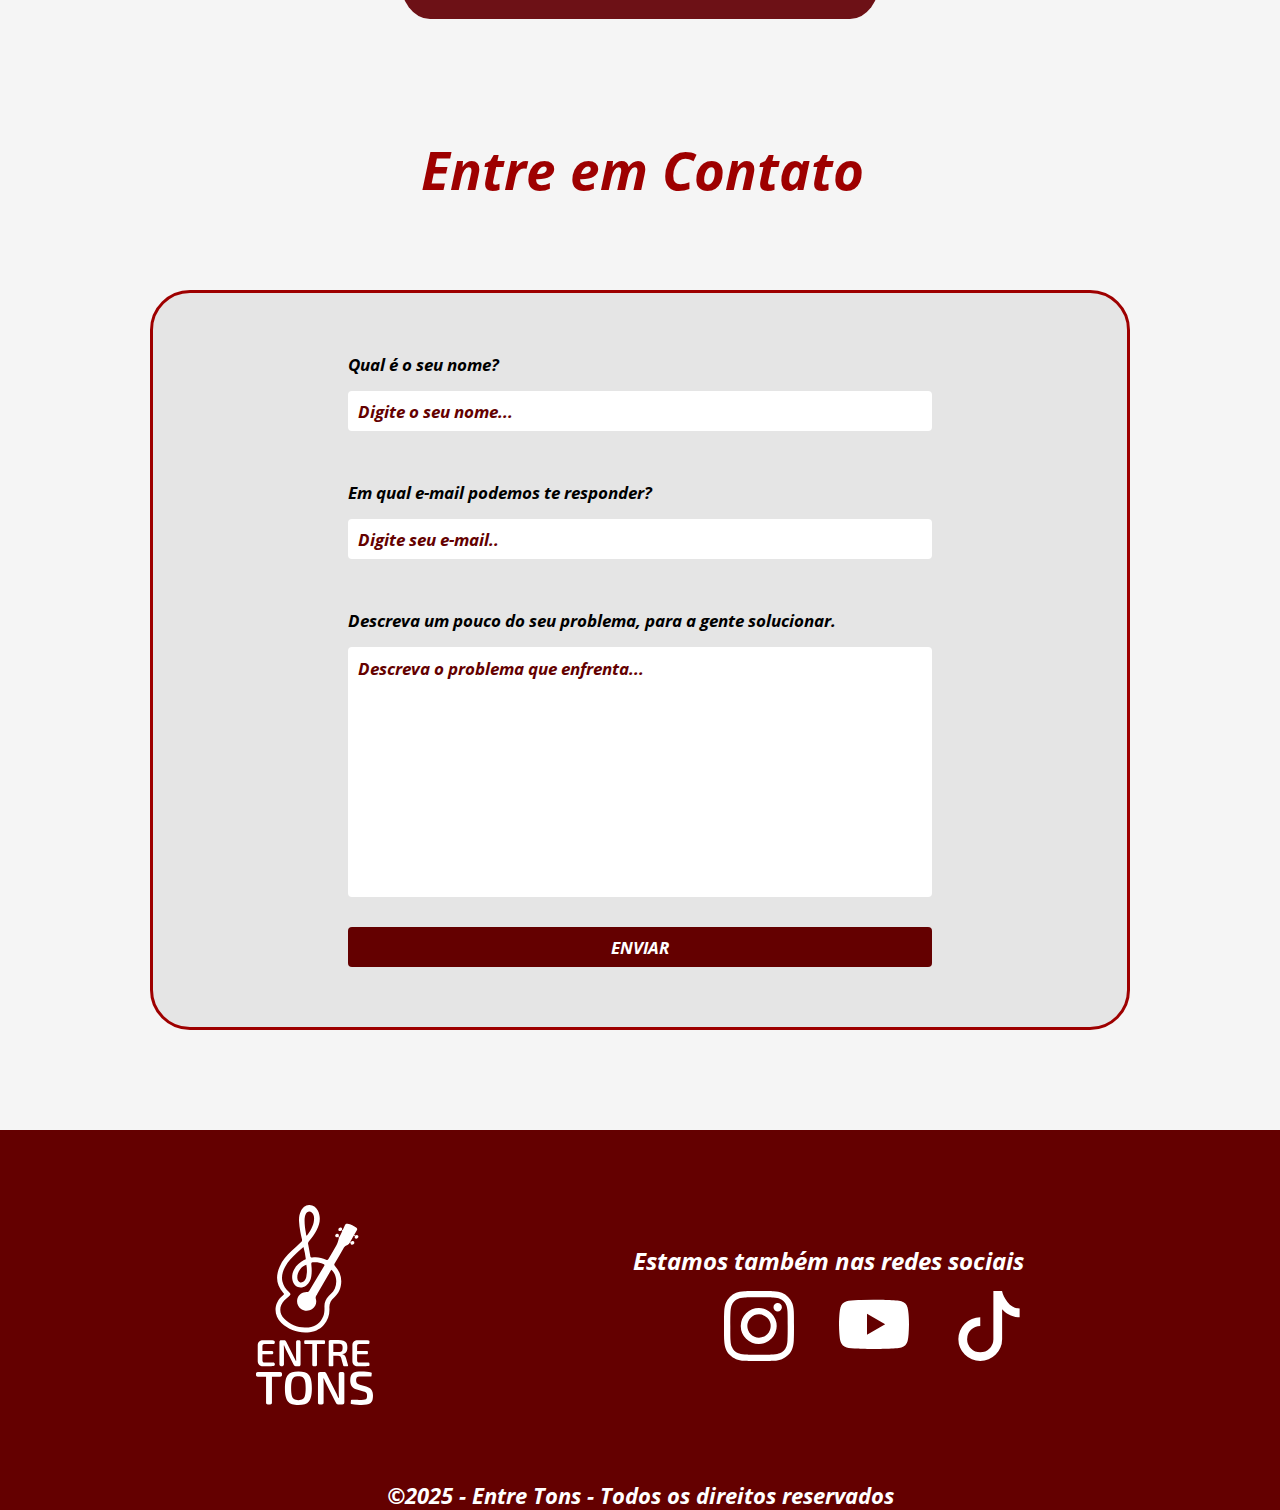
<file: Entre-Tons/index.html>
<!DOCTYPE html>
<html lang="pt-BR">

<head>
    <!-- Config base -->
    <meta charset="UTF-8">
    <meta name="viewport" content="width=device-width, initial-scale=1.0">
    <title>Entre Tons</title>
    <link rel="Favicon" href="./svg/favcon.svg" type="image/x-icon">

    <link rel="stylesheet" href="style.css">

    <script src="script.js" defer></script>
</head>

<body>
    <main>
        <div id="fundo-red">
            </header>
            <div id="sombra"></div>
            <header class="espaco_lateral">
                <img src="./svg/Camada_1.svg" alt="Logo da Página">

                <nav id="menu" class="menu">
                    <a href="#sobre">Sobre</a>
                    <a href="#instrumentos">Instrumentos</a>
                    <a href="#Redes-Sociais">Redes Sociais</a>
                    <a href="#contato">Contato</a>
                    <a href="#cursos">Cursos</a>
                    <a href="#Feedback">Feedback</a>
                </nav>



                <button id="menu_botao" onclick="abreFechaMenu()">

                    <svg id="icone-barras" xmlns="http://www.w3.org/2000/svg"
                        viewBox="0 0 640 640"><!--!Font Awesome Free v7.1.0 by @fontawesome - https://fontawesome.com License - https://fontawesome.com/license/free Copyright 2025 Fonticons, Inc.-->
                        <path
                            d="M96 160C96 142.3 110.3 128 128 128L512 128C529.7 128 544 142.3 544 160C544 177.7 529.7 192 512 192L128 192C110.3 192 96 177.7 96 160zM96 320C96 302.3 110.3 288 128 288L512 288C529.7 288 544 302.3 544 320C544 337.7 529.7 352 512 352L128 352C110.3 352 96 337.7 96 320zM544 480C544 497.7 529.7 512 512 512L128 512C110.3 512 96 497.7 96 480C96 462.3 110.3 448 128 448L512 448C529.7 448 544 462.3 544 480z" />
                    </svg>

                    <svg id="icone-x" xmlns="http://www.w3.org/2000/svg"
                        viewBox="0 0 640 640"><!--!Font Awesome Pro v7.1.0 by @fontawesome - https://fontawesome.com License - https://fontawesome.com/license (Commercial License) Copyright 2025 Fonticons, Inc.-->
                        <path
                            d="M504.6 148.5C515.9 134.9 514.1 114.7 500.5 103.4C486.9 92.1 466.7 93.9 455.4 107.5L320 270L184.6 107.5C173.3 93.9 153.1 92.1 139.5 103.4C125.9 114.7 124.1 134.9 135.4 148.5L278.3 320L135.4 491.5C124.1 505.1 125.9 525.3 139.5 536.6C153.1 547.9 173.3 546.1 184.6 532.5L320 370L455.4 532.5C466.7 546.1 486.9 547.9 500.5 536.6C514.1 525.3 515.9 505.1 504.6 491.5L361.7 320L504.6 148.5z" />
                    </svg>

                </button>

            </header>
        </div>
        <div id="banner"></div>


        <section id="sobre" class="espaco_lateral">
            <img src="./img/mackeup2 1.png" alt="Foto">

            <div class="conteudo-sobre" style="width: auto;">

                <div class="titulo">
                    <h2>Sobre Nós</h2>
                </div>

                <p>A escola surgiu da união entre músicos e educadores que perceberam a falta
                    de escolas musicais com métodos acessíveis, emocionais e práticos. Além das aulas,
                    a escola também oferece instrumentos e acessórios a preços justos.
                    Nosso objetivo é tornar a música parte do dia a dia das pessoas.
                </p>
            </div>


        </section>

        <section id="parallax"></section>

        <div id="instrumentos" class="container">
            <section id="Instrumentos"></section>
            <h1 class="title">Instrumentos</h1>
            <div class="cards">
                <div class="card">
                    <img src="./svg/Component 13.svg" alt="Instrumento">
                </div>
                <div class="card">
                    <img src="./svg/Component 14.svg" alt="Instrumento">
                </div>
                <div class="card">
                    <img src="./svg/Component 15.svg" alt="Instrumento">
                </div>
            </div>
            <div class="container2">
                <section id="Instrumentos2"></section>
                <div class="cards1">
                    <div class="card2">
                        <img src="./svg/guitarra1.svg" alt="Instrumento">
                    </div>
                    <div class="card2">
                        <img src="./svg/guitarra2.svg" alt="Instrumento">
                    </div>
                    <div class="card2">
                        <img src="./svg/guitarra3.svg" alt="Instrumento">
                    </div>

                    <div class="carrosel">
                        <div class="container" id="svg">

                        </div>
                    </div>
                </div>
            </div>
        </div>

        <div class="Banner2">
            <img src="./img/Rectangle 63.jpg" alt="Retangulo">
        </div>
        <section id="cursos">
            <h1 class="title2">Cursos</h1>

            <div class="container3">
                <div class="card3">
                    <h3>Piano</h3>
                    <img src="./img/sss 1.png" alt="Curso de Piano">
                    <button class="saiba-mais">🎵 Saiba mais</button>
                </div>

                <div class="card3">
                    <h3>Guitarra</h3>
                    <img src="./img/image 1.png" alt="Curso de Guitarra">
                    <button class="saiba-mais">🎵 Saiba mais</button>
                </div>

                <div class="card3">
                    <h3>Violão</h3>
                    <img src="./img/image 2.png" alt="Curso de Violão">
                    <button class="saiba-mais">🎵 Saiba mais</button>
                </div>

                <div class="card3">
                    <h3>Bateria</h3>
                    <img src="./img/image 3.png" alt="Curso de Bateria">
                    <button class="saiba-mais">🎵 Saiba mais</button>
                </div>

                <div class="card3">
                    <h3>Violino</h3>
                    <img src="./img/image 4.png" alt="Curso de Violino">
                    <button class="saiba-mais">🎵 Saiba mais</button>
                </div>

                <div class="card3">
                    <h3>Ukulele</h3>
                    <img src="./img/image 5.png" alt="Curso de Ukulele">
                    <button class="saiba-mais">🎵 Saiba mais</button>
                </div>

            </div>
        </section>
        <div id="feedback" class="container4">
            <section id="Feedback"></section>
            <h1 class="title3">Feedback</h1>
            <div class="cards4">
                <div class="card4">
                    <img src="./svg/Group 15.svg" alt="Instrumento">
                </div>
                <div class="card4">
                    <img src="./svg/Group 16.svg" alt="Instrumento">
                </div>
                <div class="card4">
                    <img src="./svg/Group 17.svg" alt="Instrumento">
                </div>
            </div>

            <section id="contato" class="contato">
                <section id="Contate-nos"></section>
                <div class="titulo">
                    <h2>Entre em Contato</h2>
                </div>

                <form action="">
                    <div class="campo">
                        <label for="campo-nome">Qual é o seu nome?</label>
                        <input type="text" id="campo-nome" placeholder="Digite o seu nome...">
                    </div>

                    <div class="campo">
                        <label for="campo-email">Em qual e-mail podemos
                            te responder?</label>
                        <input type="email" id="campo-email" placeholder="Digite seu e-mail..">
                    </div>

                    <div class="campo-descricao">
                        <label for="campo-texto">Descreva um pouco do seu problema, 
                            para a gente solucionar.
                        </label>
                        <textarea id="campo-texto" placeholder="Descreva o problema que enfrenta..."
                            cols="30" rows="10"></textarea>
                    </div>
                    <button type="submit">Enviar</button>
                </form>
            </section>

            <footer>
                <div id="Redes-Sociais" class="container-gridR">
                    <img src="./svg/Camada_1.svg" alt="Logo da Entre Tons">
                    <section id="Redes-Sociais"></section>
                    <div id="Direito-Autoral">
                    </div>
                    <div class="redes-sociais">
                        <p>Estamos também nas redes sociais</p>

                        <div class="icones-redes">
                            <a href="https://www.instagram.com/entretons.co/?igsh=dWczNmMxdzVienh0#">
                                <svg xmlns="http://www.w3.org/2000/svg" fill="currentColor" class="bi bi-instagram"
                                    viewBox="0 0 16 16">
                                    <path
                                        d="M8 0C5.829 0 5.556.01 4.703.048 3.85.088 3.269.222 2.76.42a3.9 3.9 0 0 0-1.417.923A3.9 3.9 0 0 0 .42 2.76C.222 3.268.087 3.85.048 4.7.01 5.555 0 5.827 0 8.001c0 2.172.01 2.444.048 3.297.04.852.174 1.433.372 1.942.205.526.478.972.923 1.417.444.445.89.719 1.416.923.51.198 1.09.333 1.942.372C5.555 15.99 5.827 16 8 16s2.444-.01 3.298-.048c.851-.04 1.434-.174 1.943-.372a3.9 3.9 0 0 0 1.416-.923c.445-.445.718-.891.923-1.417.197-.509.332-1.09.372-1.942C15.99 10.445 16 10.173 16 8s-.01-2.445-.048-3.299c-.04-.851-.175-1.433-.372-1.941a3.9 3.9 0 0 0-.923-1.417A3.9 3.9 0 0 0 13.24.42c-.51-.198-1.092-.333-1.943-.372C10.443.01 10.172 0 7.998 0zm-.717 1.442h.718c2.136 0 2.389.007 3.232.046.78.035 1.204.166 1.486.275.373.145.64.319.92.599s.453.546.598.92c.11.281.24.705.275 1.485.039.843.047 1.096.047 3.231s-.008 2.389-.047 3.232c-.035.78-.166 1.203-.275 1.485a2.5 2.5 0 0 1-.599.919c-.28.28-.546.453-.92.598-.28.11-.704.24-1.485.276-.843.038-1.096.047-3.232.047s-2.39-.009-3.233-.047c-.78-.036-1.203-.166-1.485-.276a2.5 2.5 0 0 1-.92-.598 2.5 2.5 0 0 1-.6-.92c-.109-.281-.24-.705-.275-1.485-.038-.843-.046-1.096-.046-3.233s.008-2.388.046-3.231c.036-.78.166-1.204.276-1.486.145-.373.319-.64.599-.92s.546-.453.92-.598c.282-.11.705-.24 1.485-.276.738-.034 1.024-.044 2.515-.045zm4.988 1.328a.96.96 0 1 0 0 1.92.96.96 0 0 0 0-1.92m-4.27 1.122a4.109 4.109 0 1 0 0 8.217 4.109 4.109 0 0 0 0-8.217m0 1.441a2.667 2.667 0 1 1 0 5.334 2.667 2.667 0 0 1 0-5.334" />
                                </svg>
                            </a>
                            <a href="https://www.youtube.com/@ENTRETONS-S">
                                <svg xmlns="http://www.w3.org/2000/svg" fill="currentColor" class="bi bi-youtube"
                                    viewBox="0 0 16 16">
                                    <path
                                        d="M8.051 1.999h.089c.822.003 4.987.033 6.11.335a2.01 2.01 0 0 1 1.415 1.42c.101.38.172.883.22 1.402l.01.104.022.26.008.104c.065.914.073 1.77.074 1.957v.075c-.001.194-.01 1.108-.082 2.06l-.008.105-.009.104c-.05.572-.124 1.14-.235 1.558a2.01 2.01 0 0 1-1.415 1.42c-1.16.312-5.569.334-6.18.335h-.142c-.309 0-1.587-.006-2.927-.052l-.17-.006-.087-.004-.171-.007-.171-.007c-1.11-.049-2.167-.128-2.654-.26a2.01 2.01 0 0 1-1.415-1.419c-.111-.417-.185-.986-.235-1.558L.09 9.82l-.008-.104A31 31 0 0 1 0 7.68v-.123c.002-.215.01-.958.064-1.778l.007-.103.003-.052.008-.104.022-.26.01-.104c.048-.519.119-1.023.22-1.402a2.01 2.01 0 0 1 1.415-1.42c.487-.13 1.544-.21 2.654-.26l.17-.007.172-.006.086-.003.171-.007A100 100 0 0 1 7.858 2zM6.4 5.209v4.818l4.157-2.408z" />
                                </svg>
                            </a>
                            <a href="https://www.tiktok.com/@entretons8?_r=1&_t=ZS-91Mo469v8zP">
                                <svg xmlns="http://www.w3.org/2000/svg" fill="currentColor" class="bi bi-tiktok"
                                    viewBox="0 0 16 16">
                                    <path
                                        d="M9 0h1.98c.144.715.54 1.617 1.235 2.512C12.895 3.389 13.797 4 15 4v2c-1.753 0-3.07-.814-4-1.829V11a5 5 0 1 1-5-5v2a3 3 0 1 0 3 3z" />
                                </svg>
                            </a>
                            
                        </div>
                    </div>
                </div>
                <p class="Direitos">©2025 - Entre Tons - Todos os direitos reservados</p>
            </footer>

    </main>

</body>

</html>
</file>
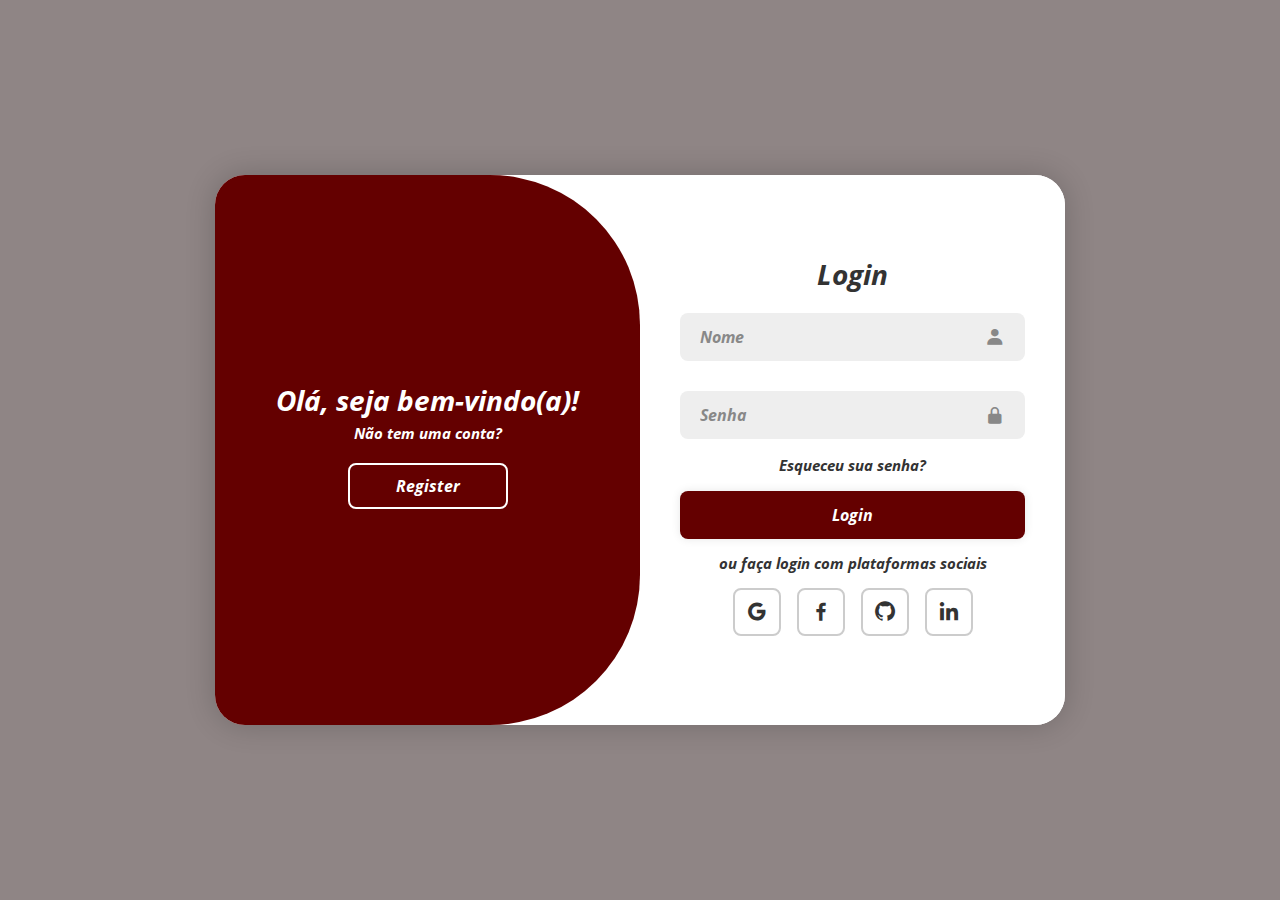
<file: Login.html>
<!DOCTYPE html>
<html lang="pt-br">

<head>
    <meta charset="UTF-8">
    <meta name="viewport" content="width=device-width, initial-scale=1.0">
    <title>Login</title>
    <link href='https://unpkg.com/boxicons@2.1.4/css/boxicons.min.css' rel='stylesheet'>
    <link rel="stylesheet" href="style1.css">

    <script src="script1.js" defer></script>
</head>

<body>
    <div class="container">
        <div class="form-box login">
            <form action="">
                <h1>Login</h1>
                <div class="input-box">
                    <input type="text" placeholder="Nome" required>
                    <i class='bx bxs-user'></i>
                </div>
                <div class="input-box">
                    <input type="Senha" placeholder="Senha" required>
                    <i class='bx bxs-lock-alt'></i>
                </div>
                <div class="forgot-link">
                    <a href="#">Esqueceu sua senha?</a>
                </div>
                <button type="submit" class="btn">Login</button>
                <p>ou faça login com plataformas sociais</p>
                <div class="social-icons">
                    <a href="#"><i class='bx bxl-google'></i></a>
                    <a href="#"><i class='bx bxl-facebook'></i></a>
                    <a href="#"><i class='bx bxl-github'></i></a>
                    <a href="#"><i class='bx bxl-linkedin'></i></a>
                </div>
            </form>
        </div>

        <div class="form-box register">
            <form action="">
                <h1>Registrar</h1>
                <div class="input-box">
                    <input type="text" placeholder="Nome" required>
                    <i class='bx bxs-user'></i>
                </div>
                <div class="input-box">
                    <input type="email" placeholder="Email" required>
                    <i class='bx bxs-envelope'></i>
                </div>
                <div class="input-box">
                    <input type="Senha" placeholder="Senha" required>
                    <i class='bx bxs-lock-alt'></i>
                </div>
                <button type="submit" class="btn">Register</button>
                <p>ou registre-se em plataformas sociais</p>
                <div class="social-icons">
                    <a href="#"><i class='bx bxl-google'></i></a>
                    <a href="#"><i class='bx bxl-facebook'></i></a>
                    <a href="#"><i class='bx bxl-github'></i></a>
                    <a href="#"><i class='bx bxl-linkedin'></i></a>
                </div>
            </form>
        </div>

        <div class="toggle-box">
            <div class="toggle-panel toggle-left">
                <h1>Olá, seja bem-vindo(a)!</h1>
                <p>Não tem uma conta?</p>
                <button class="btn register-btn">Register</button>
            </div>
            <div class="toggle-panel toggle-right">
                <h1>Bem-vindo(a) de volta!</h1>
                <p>Já tem uma conta?</p>
                <button class="btn login-btn">Login</button>
            </div>
        </div>
    </div>
</body>

</html>
</file>
<file: style.css>
@import url('https://fonts.googleapis.com/css2?family=Open+Sans:ital,wght@0,300..800;1,300..800&display=swap');

@font-face {
    font-family: "Opens-Sans";
    src: url(./fonts/OpenSans-BoldItalic.ttf);
}

* {
    margin: 0;
    padding: 0;
    box-sizing: border-box;
}

:root {
    --VermelhoEscuro: #640000;
    --Fundo-Site: #E1E1E1;
    --Branco: #FFFFFF;
    --Preto: #000000;
    --Contato: #E5E5E5;
    --Branco-Escuro: #E1E1E1;
    --Cinza: #8F8585;
    --EnviarBotao: #9E0000;
}

#fundo-red {
    background-color: #640000;
}

body {
    overflow-x: hidden;
    background-color: var(--Branco-Escuro);
}

.espaco_lateral {
    width: 80vw;
    max-width: 1400px;
    margin: 0 auto;
}

.titulo {
    text-align: center;
    padding-bottom: 30px;
    color: var(--EnviarBotao);
    font-family: "Opens-Sans", Opens-Sans;
    font-weight: 600;
    font-size: 35px;
}



/* -------- Menu ------- */
header {
    height: 250px;
    display: flex;
    justify-content: space-between;
    align-items: center;
}

header img {
    width: 100px;
}

.menu {
    max-width: 1000px;
    width: 100%;
    display: flex;
    justify-content: space-between;
}

.menu a {
    font-size: 30px;
    display: flex;
    align-items: center;
    color: var(--Branco);
    text-decoration: none;
    /* text-transform: uppercase; */
    font-family: "Opens-Sans", Opens-Sans;
}

.menu a:hover {
    color: var(--Cinza);
    text-decoration: underline;
    transition: .5s;
}

/* -------- Menu Hamburguer ------- */
#icone-barras,
#icone-x,
#menu_botao {
    display: none;
}


/* -----------------Banner------------------ */

#banner {
    height: 100vh;
    background-image: url(./img/banner34\ 1.png);
    background-repeat: no-repeat;
    background-size: cover;
    background-position: center;
}


/* ------------------Banner2----------------------- */

.Banner2 {
    height: 400px;
    margin-top: 150px;
    margin-bottom: 400px;
    background-size: 100%;
}

.Banner2 img {
    height: 600px;
    width: 100%;
}

/* ------------------Sobre------------------------- */

#sobre {
    display: flex;
    align-items: center;
    gap: 80px;
    margin-top: 120px;
    margin-bottom: 120px;
}



#sobre img {
    max-width: 1200px;
    width: 100%;
    border-radius: 40px;
    box-shadow: 0 10px 10px 0 rgba(0, 0, 0, 0.2);
}

#sobre h2 {
    margin-right: 5px;
}

#sobre p {
    font-family: "Opens-Sans", Opens-Sans;
    font-size: 30px;
    text-align: justify;
}

/* -----------------Parallax---------------- */

#parallax {
    height: 400px;
    background: linear-gradient(rgba(0, 0, 0, 0.26)), url(./img/post7\ \(1\)\ 1.png);
    margin-bottom: 120px;
    background-attachment: fixed;
    background-size: 100%;
}

/* ---------------------Instrumentos------------------ */

body {
    margin: 0;
    font-family: "Opens-Sans", Opens-Sans;
    background-color: #f5f5f5;

}

.container {
    padding: 0px;
    text-align: center;

}

.title {
    font-size: 3em;
    padding: 10px 20px;
    color: var(--EnviarBotao);

}


.cards {
    display: flex;
    flex-wrap: wrap;
    justify-content: center;
    gap: 20px;
    margin-top: 70px;

}

.card:hover {
    transform: scale(1.2);
    transition: .5s;

}

.card img {
    width: 100%;
    height: 500px;

}

.card-content {
    padding: 15px;
}

/* -------------------Card2-------------------- */

body {
    margin: 0;
    font-family: "Opens-Sans", Opens-Sans;
    background-color: #f5f5f5;

}

.container {
    padding: 0px;
    text-align: center;

}

.title {
    font-size: 3em;
    padding: 10px 20px;

}

.cards1 {
    display: flex;
    flex-wrap: wrap;
    justify-content: center;
    gap: 20px;
    margin-top: 70px;

}

.card2:hover {
    transform: scale(1.2);
    transition: .5s ease-in-out
}

.card2 img {
    width: 100%;
    height: 500px;

}

.card2-content {
    padding: 15px;

}


/* ----------------------Cards3------------------------ */

body {
    background: #e5e5e5;
    font-family: "Opens-Sans", Opens-Sans;
    margin: 0;
    padding: 0;
}

.title2 {
    color: var(--EnviarBotao);
    text-align: center;
    font-size: 3em;
}

.container3 {
    display: grid;
    grid-template-columns: repeat(3, 1fr);
    padding: 150px;
    justify-items: center;
}

.card3 {
    font-size: 30px;
    background: #7a0c0c;
    padding: 50px;
    width: 400px;
    border-radius: 15px;
    text-align: center;
    color: white;
    box-shadow: 0 5px 15px rgba(0, 0, 0, 0.2);
    display: flex;
    flex-wrap: wrap;
    justify-content: center;
    gap: 20px;
    margin-bottom: 120px;

}

.card h3 {
    font-size: 20px;
    margin-bottom: 15px;
    font-style: italic;
}

.card3 img {
    width: 400px;
    height: 300px;
    padding: 20px;
    border-radius: 15px;
    object-fit: cover;
    margin-bottom: 15px;
}

.saiba-mais {
    background: #e6e6e6;
    color: black;
    padding: 10px 20px;
    border: none;
    border-radius: 10px;
    cursor: pointer;
    transition: 0.3s;
    font-size: 30px;
}

.saiba-mais:hover {
    background: #c00000;
    color: #ffffff;
    transform: scale(1.05);
    box-shadow: 0 4px 10px rgba(0, 0, 0, 0.3);
}

/* ----------------------Cards4--------------------- */

body {
    margin: 0;
    font-family: "Opens-Sans", Opens-Sans;
    background-color: #f5f5f5;

}

.container {
    padding: 0px;
    text-align: center;

}

.title3 {
    text-align: center;
    color: var(--EnviarBotao);
    font-size: 3em;
    padding: 10px 20px;

}

.cards4 {
    display: flex;
    flex-wrap: wrap;
    justify-content: center;
    gap: 20px;
    margin-top: 70px;

}

.card4:hover {
    transform: scale(1.2);
    transition: .5s ease-in-out
}

.card4 img {
    border-radius: 50px;
    width: 100%;
    height: 500px;
    padding: 10px 20px;
}

.card4-content {
    padding: 15px;

}

/* ---------- Reponsividade ---------------- */
@media screen and (max-width: 1024px) {
    #sombra {
        background-color: var(--EnviarBotao);
        backdrop-filter: blur(10px);
        z-index: 1;
        position: fixed;
        width: 100vw;
        height: 100vh;
        right: -101vw;
        transition: .5s;
    }

    header img {
        height: 100px;
    }

    #menu_botao {
        display: block;
        z-index: 1;
    }

    #sobre {
        display: flex;
        flex-direction: column;
    }

    footer .container-gridR {
        flex-direction: column;

    }

    .container3{
        display: flex;
        align-items: center;
        flex-direction: column;
    }



    header {
        position: relative;
    }

    header button {
        width: 50px;

        background: none;
        border: none;

        display: unset;
        cursor: pointer;
    }

    header svg {
        fill: var(--Cinza);
    }

    #icone-barras {
        display: block;
    }

    nav.menu {
        width: 200px;
        padding: 0px 30px;

        flex-direction: column;
        justify-content: space-around;
        gap: 15px;

        position: fixed;
        top: 165px;
        right: -210px;
        z-index: 1;
        transition: .5s;
    }

    .menu a {
        color: var(--Branco);
    }


}

/* ---------- Contato ----------- */

#contato {
    text-align: center;
    padding-bottom: 100px;
    margin-top: 100px;
}

#contato .titulo {

    justify-content: center;
    margin-bottom: 55px;
}

#contato h2 {

    margin-left: 5px;
}

#contato form {

    max-width: 980px;
    width: 90%;

    margin: 0 auto;
    padding: 60px 0;

    display: flex;
    flex-direction: column;
    align-items: center;

    border: solid 3px var(--EnviarBotao);

    border-radius: 40px;
    background-color: var(--Contato);

    color: var(--Preto);
    font-family: "Opens-Sans", Opens-Sans;
    font-size: 17px;
}

.campo {

    width: 60%;
    text-align: left;

    display: flex;
    flex-direction: column;
    justify-content: space-between;

    margin-bottom: 50px;
}

.campo-descricao {
    width: 60%;
    text-align: left;

    display: flex;
    flex-direction: column;
    justify-content: space-between;

    margin-bottom: 30px;
}

.campo input {

    height: 40px;

    color: var(--Preto);
    background-color: var(--Branco);

    border: none;
    border-radius: 4px;

    text-indent: 10px;
    outline: none;
}

.campo-descricao textarea {

    color: var(--Preto);
    background-color: var(--Branco);

    border: none;
    border-radius: 4px;
    outline: none;
    padding: 10px;

    resize: none;
}

.campo label,
.campo-descricao label {
    margin-bottom: 15px
}

.campo input,
.campo-descricao textarea {

    font-family: "Opens-Sans", Opens-Sans;
    font-size: 17px;
}

.campo input::placeholder,
.campo-descricao textarea::placeholder {
    color: var(--VermelhoEscuro);

}

.campo input:focus,
.campo-descricao textarea:focus {

    outline: 2px solid var(--EnviarBotao);
}

#contato form button {

    height: 40px;
    width: 60%;

    background-color: var(--VermelhoEscuro);

    color: var(--Branco);

    border: none;
    border-radius: 4px;

    font-size: 17px;
    font-family: "Opens-Sans", Opens-Sans;
    font-weight: 700;

    text-transform: uppercase;
    cursor: pointer;

    transition: background-color 500ms;
}

#contato form button:hover {

    background-color: var(--Cinza);

}

/* ---------------------Footer----------------- */

footer {
    height: 350px;
    background-image: url(./svg/Rectangle\ 64\ \(1\).svg);

}

footer img {

    height: 200px;

}


footer .container-gridR {

    height: 100%;

    display: flex;
    justify-content: space-between;
    padding: 0 20%;
    align-items: center;

}

.Direito-Autoral p {
    display: flex;
    justify-content: center;
    align-items: center;
    font-family: "Opens-Sans" Opens-Sans;
}


.redes-sociais {

    height: 35%;

    display: flex;
    flex-direction: column;
    justify-content: space-between;
    align-items: flex-end;
}

.redes-sociais p {

    color: var(--Branco);

    font-family: "Opens", Opens-Sans;
    font-size: 24px;

}

.icones-redes {
    width: 300px;

    display: flex;
    justify-content: space-between;
}

.icones-redes a {

    color: var(--Branco);
    width: 70px;

}

.icones-redes a:hover {

    color: var(--Cinza);
}

.Direitos {
    background-color: #640000;
    font-size: 22px;
    color: var(--Branco);
    text-align: center
}


/* -----------------------Login---------------------- */


:root {
    --btn-bg: #6d6d6d;
    /* cor principal */
    --btn-color: #ffffff;
    /* texto */
    --btn-radius: 10px;
    --btn-padding: 12px 18px;
    --btn-shadow: 0 6px 18px rgba(11, 132, 255, 0.18);
    --btn-transition: 180ms cubic-bezier(.2, .9, .2, 1);
}


.btn {
    display: inline-flex;
    align-items: center;
    gap: 10px;
    border: 0;
    cursor: pointer;
    font: 600 16px/1 "Inter", "Segoe UI", Roboto, system-ui, -apple-system, sans-serif;
    padding: var(--btn-padding);
    border-radius: var(--btn-radius);
    transition: transform var(--btn-transition), box-shadow var(--btn-transition), background-color var(--btn-transition), opacity var(--btn-transition);
    user-select: none;
    -webkit-tap-highlight-color: transparent;
}


.btn-login {
    background: linear-gradient(180deg, var(--btn-bg), color-mix(in srgb, var(--btn-bg) 85%, black 10%));
    color: var(--btn-color);
    box-shadow: var(--btn-shadow);
    padding: 12px 20px;
}


.btn-icon {
    display: inline-block;
    width: 18px;
    height: 18px;
    flex: 0 0 18px;
    color: inherit;

    opacity: 0.98;
    transition: transform var(--btn-transition);
}

.btn-login:hover,
.btn-login:focus {
    transform: translateY(-2px);
    box-shadow: 0 10px 28px rgba(11, 132, 255, 0.22);
    outline: none;
}

.btn-login:active {
    transform: translateY(0);
    box-shadow: 0 6px 12px rgba(0, 0, 0, 0.12);
}


.btn-login:focus-visible {
    box-shadow: 0 0 0 4px color-mix(in srgb, var(--btn-bg) 15%, transparent), var(--btn-shadow);
    border-radius: calc(var(--btn-radius) + 2px);
}


.btn-outline {
    background: transparent;
    color: var(--btn-bg);
    border: 1.5px solid var(--btn-bg);
    box-shadow: none;
}


.btn-full {
    width: 100%;
    justify-content: center;
}


.btn.sm {
    font-size: 14px;
    padding: 8px 12px;
    border-radius: 8px;
}

.btn.lg {
    font-size: 18px;
    padding: 14px 22px;
    border-radius: 12px;
}


@media (prefers-reduced-motion: reduce) {
    .btn {
        transition: none;
        transform: none;
    }
}


@media (max-width: 480px) {
    .btn {
        font-size: 15px;
        padding: 12px 14px;
        gap: 8px;
    }

    .btn-icon {
        width: 16px;
        height: 16px;
    }
}
</file>
<file: Entre-Tons/style.css>
@import url('https://fonts.googleapis.com/css2?family=Open+Sans:ital,wght@0,300..800;1,300..800&display=swap');

@font-face {
    font-family: "Opens-Sans";
    src: url(./fonts/OpenSans-BoldItalic.ttf);
}

* {
    margin: 0;
    padding: 0;
    box-sizing: border-box;
}

:root {
    --VermelhoEscuro: #640000;
    --Fundo-Site: #E1E1E1;
    --Branco: #FFFFFF;
    --Preto: #000000;
    --Contato: #E5E5E5;
    --Branco-Escuro: #E1E1E1;
    --Cinza: #8F8585;
    --EnviarBotao: #9E0000;
}

#fundo-red {
    background-color: #640000;
}

body {
    overflow-x: hidden;
    background-color: var(--Branco-Escuro);
}

.espaco_lateral {
    width: 80vw;
    max-width: 1400px;
    margin: 0 auto;
}

.titulo {
    text-align: center;
    padding-bottom: 30px;
    color: var(--EnviarBotao);
    font-family: "Opens-Sans", Opens-Sans;
    font-weight: 600;
    font-size: 35px;
}



/* -------- Menu ------- */
header {
    height: 250px;
    display: flex;
    justify-content: space-between;
    align-items: center;
}

header img {
    width: 100px;
}

.menu {
    max-width: 1000px;
    width: 100%;
    display: flex;
    justify-content: space-between;
}

.menu a {
    font-size: 30px;
    display: flex;
    align-items: center;
    color: var(--Branco);
    text-decoration: none;
    /* text-transform: uppercase; */
    font-family: "Opens-Sans", Opens-Sans;
}

.menu a:hover {
    color: var(--Cinza);
    text-decoration: underline;
    transition: .5s;
}

/* -------- Menu Hamburguer ------- */
#icone-barras,
#icone-x,
#menu_botao {
    display: none;
}


/* -----------------Banner------------------ */

#banner {
    height: 100vh;
    background-image: url(./img/banner34\ 1.png);
    background-repeat: no-repeat;
    background-size: cover;
    background-position: center;
}


/* ------------------Banner2----------------------- */

.Banner2 {
    height: 400px;
    margin-top: 150px;
    margin-bottom: 400px;
    background-size: 100%;
}

.Banner2 img {
    height: 600px;
    width: 100%;
}

/* ------------------Sobre------------------------- */

#sobre {
    display: flex;
    align-items: center;
    gap: 80px;
    margin-top: 120px;
    margin-bottom: 120px;
}



#sobre img {
    max-width: 1200px;
    width: 100%;
    border-radius: 40px;
    box-shadow: 0 10px 10px 0 rgba(0, 0, 0, 0.2);
}

#sobre h2 {
    margin-right: 5px;
}

#sobre p {
    font-family: "Opens-Sans", Opens-Sans;
    font-size: 30px;
    text-align: justify;
}

/* -----------------Parallax---------------- */

#parallax {
    height: 400px;
    background: linear-gradient(rgba(0, 0, 0, 0.26)), url(./img/post7\ \(1\)\ 1.png);
    margin-bottom: 120px;
    background-attachment: fixed;
    background-size: 100%;
}

/* ---------------------Instrumentos------------------ */

body {
    margin: 0;
    font-family: "Opens-Sans", Opens-Sans;
    background-color: #f5f5f5;

}

.container {
    padding: 0px;
    text-align: center;

}

.title {
    font-size: 3em;
    padding: 10px 20px;
    color: var(--EnviarBotao);

}


.cards {
    display: flex;
    flex-wrap: wrap;
    justify-content: center;
    gap: 20px;
    margin-top: 70px;

}

.card:hover {
    transform: scale(1.2);
    transition: .5s;

}

.card img {
    width: 100%;
    height: 500px;

}

.card-content {
    padding: 15px;
}

/* -------------------Card2-------------------- */

body {
    margin: 0;
    font-family: "Opens-Sans", Opens-Sans;
    background-color: #f5f5f5;

}

.container {
    padding: 0px;
    text-align: center;

}

.title {
    font-size: 3em;
    padding: 10px 20px;

}

.cards1 {
    display: flex;
    flex-wrap: wrap;
    justify-content: center;
    gap: 20px;
    margin-top: 70px;

}

.card2:hover {
    transform: scale(1.2);
    transition: .5s ease-in-out
}

.card2 img {
    width: 100%;
    height: 500px;

}

.card2-content {
    padding: 15px;

}


/* ----------------------Cards3------------------------ */

body {
    background: #e5e5e5;
    font-family: "Opens-Sans", Opens-Sans;
    margin: 0;
    padding: 0;
}

.title2 {
    color: var(--EnviarBotao);
    text-align: center;
    font-size: 3em;
}

.container3 {
    display: grid;
    grid-template-columns: repeat(3, 1fr);
    padding: 150px;
    justify-items: center;
}

.card3 {
    font-size: 30px;
    background: #7a0c0c;
    padding: 50px;
    width: 400px;
    border-radius: 15px;
    text-align: center;
    color: white;
    box-shadow: 0 5px 15px rgba(0, 0, 0, 0.2);
    display: flex;
    flex-wrap: wrap;
    justify-content: center;
    gap: 20px;
    margin-bottom: 120px;

}

.card h3 {
    font-size: 20px;
    margin-bottom: 15px;
    font-style: italic;
}

.card3 img {
    width: 400px;
    height: 300px;
    padding: 20px;
    border-radius: 15px;
    object-fit: cover;
    margin-bottom: 15px;
}

.saiba-mais {
    background: #e6e6e6;
    color: black;
    padding: 10px 20px;
    border: none;
    border-radius: 10px;
    cursor: pointer;
    transition: 0.3s;
    font-size: 30px;
}

.saiba-mais:hover {
    background: #c00000;
    color: #ffffff;
    transform: scale(1.05);
    box-shadow: 0 4px 10px rgba(0, 0, 0, 0.3);
}

/* ----------------------Cards4--------------------- */

body {
    margin: 0;
    font-family: "Opens-Sans", Opens-Sans;
    background-color: #f5f5f5;

}

.container {
    padding: 0px;
    text-align: center;

}

.title3 {
    text-align: center;
    color: var(--EnviarBotao);
    font-size: 3em;
    padding: 10px 20px;

}

.cards4 {
    display: flex;
    flex-wrap: wrap;
    justify-content: center;
    gap: 20px;
    margin-top: 70px;

}

.card4:hover {
    transform: scale(1.2);
    transition: .5s ease-in-out
}

.card4 img {
    border-radius: 50px;
    width: 100%;
    height: 500px;
    padding: 10px 20px;
}

.card4-content {
    padding: 15px;

}

/* ---------- Reponsividade ---------------- */
@media screen and (max-width: 1024px) {
    #sombra {
        background-color: var(--EnviarBotao);
        backdrop-filter: blur(10px);
        z-index: 1;
        position: fixed;
        width: 100vw;
        height: 100vh;
        right: -101vw;
        transition: .5s;
    }

    header img {
        height: 100px;
    }

    #menu_botao {
        display: block;
        z-index: 1;
    }

    #sobre {
        display: flex;
        flex-direction: column;
    }

    footer .container-gridR {
        flex-direction: column;

    }

    .container3{
        display: flex;
        align-items: center;
        flex-direction: column;
    }



    header {
        position: relative;
    }

    header button {
        width: 50px;

        background: none;
        border: none;

        display: unset;
        cursor: pointer;
    }

    header svg {
        fill: var(--Cinza);
    }

    #icone-barras {
        display: block;
    }

    nav.menu {
        width: 200px;
        padding: 0px 30px;

        flex-direction: column;
        justify-content: space-around;
        gap: 15px;

        position: fixed;
        top: 165px;
        right: -210px;
        z-index: 1;
        transition: .5s;
    }

    .menu a {
        color: var(--Branco);
    }


}

/* ---------- Contato ----------- */

#contato {
    text-align: center;
    padding-bottom: 100px;
    margin-top: 100px;
}

#contato .titulo {

    justify-content: center;
    margin-bottom: 55px;
}

#contato h2 {

    margin-left: 5px;
}

#contato form {

    max-width: 980px;
    width: 90%;

    margin: 0 auto;
    padding: 60px 0;

    display: flex;
    flex-direction: column;
    align-items: center;

    border: solid 3px var(--EnviarBotao);

    border-radius: 40px;
    background-color: var(--Contato);

    color: var(--Preto);
    font-family: "Opens-Sans", Opens-Sans;
    font-size: 17px;
}

.campo {

    width: 60%;
    text-align: left;

    display: flex;
    flex-direction: column;
    justify-content: space-between;

    margin-bottom: 50px;
}

.campo-descricao {
    width: 60%;
    text-align: left;

    display: flex;
    flex-direction: column;
    justify-content: space-between;

    margin-bottom: 30px;
}

.campo input {

    height: 40px;

    color: var(--Preto);
    background-color: var(--Branco);

    border: none;
    border-radius: 4px;

    text-indent: 10px;
    outline: none;
}

.campo-descricao textarea {

    color: var(--Preto);
    background-color: var(--Branco);

    border: none;
    border-radius: 4px;
    outline: none;
    padding: 10px;

    resize: none;
}

.campo label,
.campo-descricao label {
    margin-bottom: 15px
}

.campo input,
.campo-descricao textarea {

    font-family: "Opens-Sans", Opens-Sans;
    font-size: 17px;
}

.campo input::placeholder,
.campo-descricao textarea::placeholder {
    color: var(--VermelhoEscuro);

}

.campo input:focus,
.campo-descricao textarea:focus {

    outline: 2px solid var(--EnviarBotao);
}

#contato form button {

    height: 40px;
    width: 60%;

    background-color: var(--VermelhoEscuro);

    color: var(--Branco);

    border: none;
    border-radius: 4px;

    font-size: 17px;
    font-family: "Opens-Sans", Opens-Sans;
    font-weight: 700;

    text-transform: uppercase;
    cursor: pointer;

    transition: background-color 500ms;
}

#contato form button:hover {

    background-color: var(--Cinza);

}

/* ---------------------Footer----------------- */

footer {
    height: 350px;
    background-image: url(./svg/Rectangle\ 64\ \(1\).svg);

}

footer img {

    height: 200px;

}


footer .container-gridR {

    height: 100%;

    display: flex;
    justify-content: space-between;
    padding: 0 20%;
    align-items: center;

}

.Direito-Autoral p {
    display: flex;
    justify-content: center;
    align-items: center;
    font-family: "Opens-Sans" Opens-Sans;
}


.redes-sociais {

    height: 35%;

    display: flex;
    flex-direction: column;
    justify-content: space-between;
    align-items: flex-end;
}

.redes-sociais p {

    color: var(--Branco);

    font-family: "Opens", Opens-Sans;
    font-size: 24px;

}

.icones-redes {
    width: 300px;

    display: flex;
    justify-content: space-between;
}

.icones-redes a {

    color: var(--Branco);
    width: 70px;

}

.icones-redes a:hover {

    color: var(--Cinza);
}

.Direitos {
    background-color: #640000;
    font-size: 22px;
    color: var(--Branco);
    text-align: center
}


/* -----------------------Login---------------------- */


:root {
    --btn-bg: #6d6d6d;
    /* cor principal */
    --btn-color: #ffffff;
    /* texto */
    --btn-radius: 10px;
    --btn-padding: 12px 18px;
    --btn-shadow: 0 6px 18px rgba(11, 132, 255, 0.18);
    --btn-transition: 180ms cubic-bezier(.2, .9, .2, 1);
}


.btn {
    display: inline-flex;
    align-items: center;
    gap: 10px;
    border: 0;
    cursor: pointer;
    font: 600 16px/1 "Inter", "Segoe UI", Roboto, system-ui, -apple-system, sans-serif;
    padding: var(--btn-padding);
    border-radius: var(--btn-radius);
    transition: transform var(--btn-transition), box-shadow var(--btn-transition), background-color var(--btn-transition), opacity var(--btn-transition);
    user-select: none;
    -webkit-tap-highlight-color: transparent;
}


.btn-login {
    background: linear-gradient(180deg, var(--btn-bg), color-mix(in srgb, var(--btn-bg) 85%, black 10%));
    color: var(--btn-color);
    box-shadow: var(--btn-shadow);
    padding: 12px 20px;
}


.btn-icon {
    display: inline-block;
    width: 18px;
    height: 18px;
    flex: 0 0 18px;
    color: inherit;

    opacity: 0.98;
    transition: transform var(--btn-transition);
}

.btn-login:hover,
.btn-login:focus {
    transform: translateY(-2px);
    box-shadow: 0 10px 28px rgba(11, 132, 255, 0.22);
    outline: none;
}

.btn-login:active {
    transform: translateY(0);
    box-shadow: 0 6px 12px rgba(0, 0, 0, 0.12);
}


.btn-login:focus-visible {
    box-shadow: 0 0 0 4px color-mix(in srgb, var(--btn-bg) 15%, transparent), var(--btn-shadow);
    border-radius: calc(var(--btn-radius) + 2px);
}


.btn-outline {
    background: transparent;
    color: var(--btn-bg);
    border: 1.5px solid var(--btn-bg);
    box-shadow: none;
}


.btn-full {
    width: 100%;
    justify-content: center;
}


.btn.sm {
    font-size: 14px;
    padding: 8px 12px;
    border-radius: 8px;
}

.btn.lg {
    font-size: 18px;
    padding: 14px 22px;
    border-radius: 12px;
}


@media (prefers-reduced-motion: reduce) {
    .btn {
        transition: none;
        transform: none;
    }
}


@media (max-width: 480px) {
    .btn {
        font-size: 15px;
        padding: 12px 14px;
        gap: 8px;
    }

    .btn-icon {
        width: 16px;
        height: 16px;
    }
}
</file>
<file: style1.css>
@import url('https://fonts.googleapis.com/css2?family=Open+Sans:ital,wght@0,300..800;1,300..800&display=swap');

@font-face {
    font-family: "Opens-Sans";
    src: url(./fonts/OpenSans-BoldItalic.ttf);
}

* {
    margin: 0;
    padding: 0;
    box-sizing: border-box;
    font-family: 'Opens-Sans', Opens-Sans;
}

body {
    display: flex;
    justify-content: center;
    align-items: center;
    min-height: 100vh;
    background-color: #8F8585;
}

.container {
    position: relative;
    width: 850px;
    height: 550px;
    background: #fff;
    border-radius: 30px;
    box-shadow: 0 0 30px rgba(0, 0, 0, 0.2);
    margin: 20px;
    overflow: hidden;
}

.form-box {
    position: absolute;
    right: 0;
    width: 50%;
    height: 100%;
    background: #fff;
    display: flex;
    align-items: center;
    color: #333;
    text-align: center;
    padding: 40px;
    z-index: 1;
    transition: .6s ease-in-out 1.2s, visibility 0s 1s;
}

.container.active .form-box {
    right: 50%;
}

.form-box.register {
    visibility: hidden;
}

.container.active .form-box.register {
    visibility: visible;
}

form {
    width: 100%;
}

.container h1 {
    font-size: 28px;
    margin: -10px 0;
}

.input-box {
    position: relative;
    margin: 30px 0;
}

.input-box input {
    width: 100%;
    padding: 13px 50px 13px 20px;
    background: #eee;
    border-radius: 8px;
    border: none;
    outline: none;
    font-size: 16px;
    color: #333;
    font-weight: 500;
}

.input-box input::placeholder {
    color: #888;
    font-weight: 400;
}

.input-box i {
    position: absolute;
    right: 20px;
    top: 50%;
    transform: translateY(-50%);
    font-size: 20px;
    color: #888;
}

.forgot-link {
    margin: -15px 0 15px;
}

.forgot-link a {
    font-size: 14.5px;
    color: #333;
    text-decoration: none;
}

.btn {
    width: 100%;
    height: 48px;
    background: #640000;
    border-radius: 8px;
    box-shadow: 0 0 10px rgba(0, 0, 0, .1);
    border: none;
    cursor: pointer;
    font-size: 16px;
    color: #fff;
    font-weight: 600;
}
.container p {
    font-size: 14.5px;
    margin: 15px 0;
}

.social-icons {
    display: flex;
    justify-content: center;
}

.social-icons a {
    display: inline-flex;
    padding: 10px;
    border: 2px solid #ccc;
    border-radius: 8px;
    font-size: 24px;
    color: #333;
    text-decoration: none;
    margin: 0 8px;
}

.social-icons a:hover {
    color: #fff;
    background-color: #640000;
}

.toggle-box {
    position: absolute;
    width: 100%;
    height: 100%;
}

.toggle-box::before {
    content: '';
    position: absolute;
    left: -250%;
    width: 300%;
    height: 100%;
    background: #640000;
    border-radius: 150px;
    z-index: 2;
    transition: 1.8s ease-in-out
}

.container.active .toggle-box::before {
    left: 50%;
}

.toggle-panel {
    position: absolute;
    width: 50%;
    height: 100%;
    color: #fff;
    display: flex;
    flex-direction: column;
    justify-content: center;
    align-items: center;
    z-index: 2;
    transition: .6s ease-in-out;
}

.toggle-panel.toggle-left {
    left: 0;
    transition-delay: 1.2s;
}

.container.active .toggle-panel.toggle-left {
    left: -50%;
    transition-delay: .6s;
}

.toggle-panel.toggle-right {
    right: -50%;
    transition-delay: .6s;
}

.container.active .toggle-panel.toggle-right {
    right: 0;
    transition-delay: 1.2s;
}

.toggle-panel p {
    margin-bottom: 20px;
}

.toggle-panel .btn {
    width: 160px;
    height: 46px;
    background: transparent;
    border: 2px solid #fff;
    box-shadow: none;
}

@media screen and (max-width: 650px) {
    .container {
        height: calc(100vh - 40px);
    }

    .form-box {
        bottom: 0;
        width: 100%;
        height: 70%;
    }

    .container.active .form-box {
        right: 0;
        bottom: 30%;
    }

    .toggle-box::before {
        left: 0;
        top: -270%;
        width: 100%;
        height: 300%;
        border-radius: 20vw;
    }

    .container.active .toggle-box::before {
        left: 0;
        top: 70%;
    }

    .toggle-panel {
        width: 100%;
        height: 30%;
    }

    .toggle-panel.toggle-left {
        top: 0;
    }

    .container.active .toggle-panel.toggle-left {
        left: 0;
        top: -30%;
    }

    .toggle-panel.toggle-right {
        right: 0;
        bottom: -30%;
    }

    .container.active .toggle-panel.toggle-right {
        bottom: 0;
    }
}

@media screen and (max-width: 400px) {
    .form-box {
        padding: 20px;
    }

    .toggle-panel h1 {
        font-size: 30px;
    }
}
</file>
